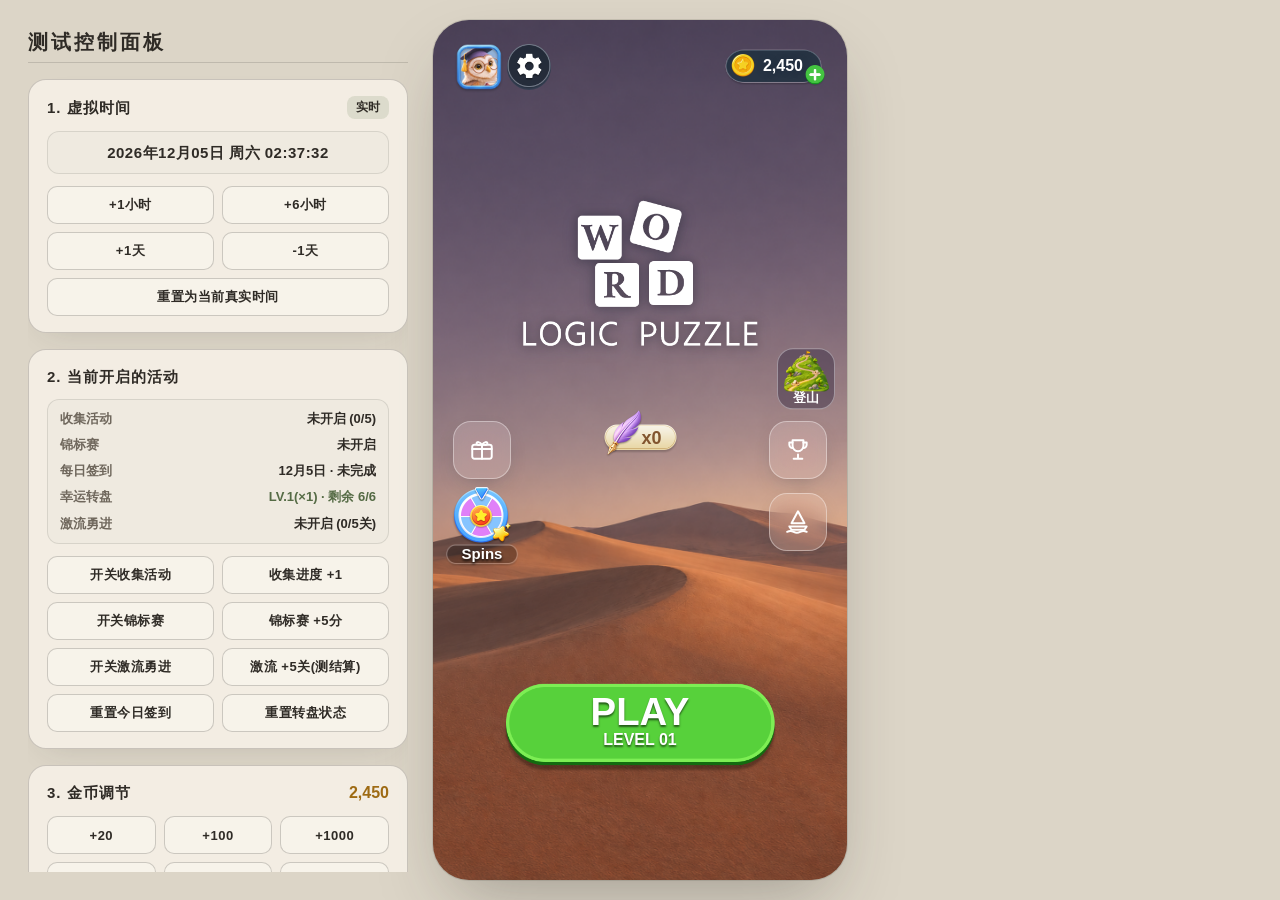
<file: index.html>
<!DOCTYPE html>
<html lang="zh-CN">
<head>
  <meta charset="UTF-8" />
  <meta name="viewport" content="width=device-width, initial-scale=1.0, maximum-scale=1.0, user-scalable=no" />
  <title>Word Logic Puzzle</title>
  <link rel="stylesheet" href="style.css" />
  <link rel="stylesheet" href="mountain.css" />
</head>
<body>
  <!-- 左侧手机屏幕外区域：测试信息与功能面板 -->
  <aside class="debug-panel" id="debug-panel" aria-label="测试信息与调试面板">
    <div class="dbg-title">测试控制面板</div>

    <!-- 1. 虚拟时间（年月日周时间） -->
    <div class="dbg-section">
      <div class="dbg-sec-head">
        <span class="dbg-sec-label">1. 虚拟时间</span>
        <span class="dbg-badge" id="dbg-time-offset-tag">实时</span>
      </div>
      <div class="dbg-time-box" id="dbg-virtual-time">2026年11月09日 周一 09:32:00</div>
      <div class="dbg-btn-grid">
        <button class="dbg-btn" type="button" data-dbg-time="3600000">+1小时</button>
        <button class="dbg-btn" type="button" data-dbg-time="21600000">+6小时</button>
        <button class="dbg-btn" type="button" data-dbg-time="86400000">+1天</button>
        <button class="dbg-btn" type="button" data-dbg-time="-86400000">-1天</button>
        <button class="dbg-btn dbg-btn-span2" type="button" id="dbg-time-reset">重置为当前真实时间</button>
      </div>
    </div>

    <!-- 2. 当前开启的活动 -->
    <div class="dbg-section">
      <div class="dbg-sec-head">
        <span class="dbg-sec-label">2. 当前开启的活动</span>
      </div>
      <div class="dbg-status-list" id="dbg-active-events">
        <div class="dbg-status-row">
          <span class="dbg-status-name">收集活动</span>
          <span class="dbg-status-val" id="dbg-status-collect">未开启</span>
        </div>
        <div class="dbg-status-row">
          <span class="dbg-status-name">锦标赛</span>
          <span class="dbg-status-val" id="dbg-status-tournament">未开启</span>
        </div>
        <div class="dbg-status-row">
          <span class="dbg-status-name">每日签到</span>
          <span class="dbg-status-val" id="dbg-status-daily">未完成</span>
        </div>
        <div class="dbg-status-row">
          <span class="dbg-status-name">幸运转盘</span>
          <span class="dbg-status-val" id="dbg-status-wheel">LV.1 · 6/6</span>
        </div>
        <div class="dbg-status-row">
          <span class="dbg-status-name">激流勇进</span>
          <span class="dbg-status-val" id="dbg-status-rapids">未开启</span>
        </div>
      </div>
      <div class="dbg-btn-grid">
        <button class="dbg-btn" type="button" id="dbg-toggle-collect">开关收集活动</button>
        <button class="dbg-btn" type="button" id="dbg-add-collect">收集进度 +1</button>
        <button class="dbg-btn" type="button" id="dbg-toggle-tournament">开关锦标赛</button>
        <button class="dbg-btn" type="button" id="dbg-add-tournament-pt">锦标赛 +5分</button>
        <button class="dbg-btn" type="button" id="dbg-toggle-rapids">开关激流勇进</button>
        <button class="dbg-btn" type="button" id="dbg-add-rapids">激流 +5关(测结算)</button>
        <button class="dbg-btn" type="button" id="dbg-reset-daily">重置今日签到</button>
        <button class="dbg-btn" type="button" id="dbg-reset-wheel">重置转盘状态</button>
      </div>
    </div>

    <!-- 3. 增加/减少金币 & 数据重置 -->
    <div class="dbg-section">
      <div class="dbg-sec-head">
        <span class="dbg-sec-label">3. 金币调节</span>
        <span class="dbg-coin-val" id="dbg-coin-val">2,450</span>
      </div>
      <div class="dbg-btn-grid dbg-btn-grid-3">
        <button class="dbg-btn" type="button" data-dbg-coin="20">+20</button>
        <button class="dbg-btn" type="button" data-dbg-coin="100">+100</button>
        <button class="dbg-btn" type="button" data-dbg-coin="1000">+1000</button>
        <button class="dbg-btn dbg-btn-minus" type="button" data-dbg-coin="-20">-20</button>
        <button class="dbg-btn dbg-btn-minus" type="button" data-dbg-coin="-100">-100</button>
        <button class="dbg-btn dbg-btn-minus" type="button" data-dbg-coin="-1000">-1000</button>
      </div>
      <button class="dbg-btn dbg-btn-danger" type="button" id="dbg-reset-all">重置所有数据</button>
      <button class="dbg-btn" type="button" id="dbg-mountain-progress">登山进度 +5</button>
      <button class="dbg-btn" type="button" id="dbg-mountain-variant">登山界面：A 版</button>
    </div>
  </aside>

  <!-- 右侧手机屏幕外区域：进入游戏后显示的局内测试按钮 -->
  <aside class="debug-game-panel" id="debug-game-panel" aria-label="局内测试操作面板">
    <div class="dbg-title">局内测试操作</div>
    <div class="dbg-section dbg-game-section">
      <button class="dbg-btn dbg-game-btn dbg-game-btn-primary" type="button" id="dbg-game-win">快速通关</button>
      <button class="dbg-btn dbg-game-btn" type="button" id="dbg-game-fill-word">快速填词</button>
      <button class="dbg-btn dbg-game-btn" type="button" id="dbg-game-bonus-word">发现额外词</button>
      <button class="dbg-btn dbg-game-btn" type="button" id="dbg-game-undo">撤销</button>
    </div>
  </aside>

  <div class="phone-frame">
    <!-- 1. 游戏大厅 -->
    <section id="screen-lobby" class="screen active">
      <header class="lobby-top">
        <div class="lobby-controls">
          <button class="lobby-profile" id="btn-player-profile" type="button" aria-label="个人信息">
            <span class="avatar" id="lobby-avatar"></span>
          </button>
          <button class="lobby-settings" id="btn-lobby-settings" type="button" aria-label="设置">
            <img src="assets/lobby/settings.png" width="78" height="81" alt="" />
          </button>
        </div>
        <div class="lobby-currency" aria-label="金币">
          <img class="lobby-coin" src="assets/lobby/coin.png" width="48" height="49" alt="" />
          <span id="lobby-coins">2,450</span>
          <img class="lobby-coin-plus" src="assets/lobby/plus.png" width="37" height="38" alt="" />
        </div>
      </header>

      <main class="lobby-stage">
        <h1 class="game-logo" id="game-logo" role="button" tabindex="0" aria-label="打开关卡编辑器">
          <img src="assets/lobby/logo.png" width="459" height="297" alt="Word Logic Puzzle" />
        </h1>
        <button class="btn-daily-entry" id="btn-daily-checkin" type="button" aria-label="每日挑战">
          <img class="daily-entry-quill" src="assets/daily/quill.png" width="74" height="96" alt="" />
          <span class="daily-entry-count" aria-hidden="true">x0</span>
          <span class="daily-entry-status" id="daily-entry-status" aria-hidden="true" hidden>已完成</span>
        </button>

        <!-- 大厅左侧挂载：收集活动入口 -->
        <button class="btn-event-entry" id="btn-event-entry" aria-label="收集活动">
          <span class="event-entry-icon" aria-hidden="true">
            <svg class="icon" viewBox="0 0 24 24">
              <rect x="3" y="8" width="18" height="13" rx="2"></rect>
              <path d="M12 8v13M3 12h18"></path>
              <path d="M12 8c-2-3-5-3-5-1s3 1 5 1c2 0 5 1 5-1s-3-2-5 1z"></path>
            </svg>
          </span>
        </button>

        <!-- 大厅左侧挂载（收集活动下方）：转盘入口 -->
        <button class="btn-wheel-entry" id="btn-wheel-entry" aria-label="幸运转盘">
          <img src="assets/wheel/entry.png" width="120" height="118" alt="" />
          <span class="wheel-entry-label" aria-hidden="true">Spins</span>
        </button>

        <!-- 大厅右侧挂载：锦标赛入口 -->
        <button class="btn-tournament-entry" id="btn-tournament-entry" aria-label="锦标赛">
          <span class="tournament-entry-icon" aria-hidden="true">
            <svg class="icon" viewBox="0 0 24 24">
              <path d="M8 21h8M12 17v4"></path>
              <path d="M7 4h10v5a5 5 0 0 1-10 0V4z"></path>
              <path d="M7 6H4v2a3 3 0 0 0 3 3M17 6h3v2a3 3 0 0 1-3 3"></path>
            </svg>
          </span>
        </button>

        <!-- 大厅右侧挂载（锦标赛下方）：激流勇进活动入口 -->
        <button class="btn-rapids-entry" id="btn-rapids-entry" aria-label="激流勇进">
          <span class="rapids-entry-icon" aria-hidden="true">
            <svg class="icon" viewBox="0 0 24 24">
              <path d="M12 3l6 11H6L12 3z"></path>
              <path d="M4 17h16l-2 3H6l-2-3z"></path>
              <path d="M2 22c2-1 4-1 6 0s4 1 6 0 4-1 6 0"></path>
            </svg>
          </span>
        </button>
        <button class="btn-mountain-entry" id="mountain-access" type="button">
          <img src="assets/mountain/bronze.png" alt="" />
          <span>登山</span>
        </button>
      </main>

      <footer class="lobby-bottom">
        <button class="btn-start" id="btn-start-game" type="button">
          <span class="lobby-play-label">PLAY</span>
          <span id="start-level-label">LEVEL 01</span>
          <span class="mountain-badge" hidden></span>
        </button>
      </footer>
    </section>

    <!-- 2. 游戏内界面 -->
    <section id="screen-game" class="screen">
      <header class="game-hud">
        <div class="hud-left-group">
          <button class="btn-icon" id="btn-pause" aria-label="设置"><svg class="icon" viewBox="0 0 24 24"><path d="M4 7h10M18 7h2M4 17h2M10 17h10"/><circle cx="16" cy="7" r="2"/><circle cx="8" cy="17" r="2"/></svg></button>
          <div class="hud-event-icon" id="hud-event-icon" aria-label="收集活动进度">
            <svg class="hud-event-ring" viewBox="0 0 50 50" aria-hidden="true">
              <circle class="hud-event-ring-track" cx="25" cy="25" r="22"></circle>
              <circle class="hud-event-ring-bar" id="hud-event-ring-bar" cx="25" cy="25" r="22"></circle>
            </svg>
            <svg class="icon" viewBox="0 0 24 24" aria-hidden="true">
              <rect x="3" y="8" width="18" height="13" rx="2"></rect>
              <path d="M12 8v13M3 12h18"></path>
              <path d="M12 8c-2-3-5-3-5-1s3 1 5 1c2 0 5 1 5-1s-3-2-5 1z"></path>
            </svg>
          </div>
        </div>
        <div class="game-level-title" id="game-level-id">Level 1</div>
        <div class="currency-pill" id="game-coins-pill">
          <span class="icon-coin"></span>
          <span id="game-coins">2,450</span>
        </div>
      </header>
      <div class="event-hud-toast" id="event-hud-toast"></div>

      <main class="game-play-area">
        <!-- 上方：目标区 -->
        <section class="target-zone">
          <div class="target-words" id="target-words"></div>
          <div class="current-word-bar" id="current-word-bar"></div>
        </section>

        <!-- 下方：棋盘区 (3行4列) -->
        <section class="board-zone">
          <div class="board-container" id="board-container">
            <div class="board-shadow"></div>
            <div class="board-collectibles" id="board-collectibles"></div>
            <svg class="board-lines" id="board-lines"></svg>
            <div class="board-grid" id="board-grid"></div>
          </div>
          <div class="board-tools">
            <button class="btn-bonus" id="btn-bonus-words" aria-label="额外词库">
              <svg class="bonus-ring" viewBox="0 0 54 54" aria-hidden="true">
                <circle class="bonus-ring-track" cx="27" cy="27" r="24"></circle>
                <circle class="bonus-ring-bar" id="bonus-ring-bar" cx="27" cy="27" r="24"></circle>
              </svg>
              <span class="bonus-icon"><svg class="icon" viewBox="0 0 24 24"><path d="M12 7c-1.8-1.3-4-2-7-2v12c3 0 5.2.7 7 2 1.8-1.3 4-2 7-2V5c-3 0-5.2.7-7 2z"/><path d="M12 7v12"/></svg></span>
            </button>
            <button class="btn-hint" id="btn-hint" aria-label="提示"><svg class="icon" viewBox="0 0 24 24"><path d="M9 18h6M10 21h4"/><path d="M12 3a6 6 0 0 0-3.5 10.9c.6.5 1 1.2 1 2V16h5v-.1c0-.8.4-1.5 1-2A6 6 0 0 0 12 3z"/></svg></button>
          </div>
        </section>
      </main>

      <!-- 额外词弹窗 -->
      <div class="modal-overlay" id="modal-bonus">
        <div class="modal-card">
          <div class="modal-title">额外词</div>
          <div class="bonus-words-list" id="bonus-words-list"></div>
          <div class="modal-actions">
            <button class="btn-primary" id="btn-close-bonus">关闭</button>
          </div>
        </div>
      </div>

    </section>

    <!-- 3. 游戏结算界面 -->
    <section id="screen-result" class="screen">
      <div class="result-container">
        <header class="result-logo">
          <img class="result-book" src="assets/result/book.png" width="727" height="351" alt="" />
          <h1><img class="result-title" src="assets/result/wonderful.png" width="351" height="55" alt="Wonderful!" /></h1>
        </header>

        <div class="result-chest-card" id="result-chest-card">
          <p class="result-praise">You did a great job!</p>
          <p class="result-chest-label" id="result-chest-label">关卡宝箱</p>
          <div class="result-chest-bar-row">
            <div class="result-chest-track">
              <div class="result-chest-fill" id="result-chest-fill"></div>
              <span class="result-chest-step" id="result-chest-step">0/5</span>
            </div>
            <img class="result-chest-reward" src="assets/wheel/prize-1.png" width="126" height="109" alt="" />
          </div>
        </div>

        <div class="result-actions">
          <div class="result-reward">
            <img src="assets/lobby/coin.png" width="48" height="49" alt="" />
            <strong>20</strong>
            <span id="result-reward-label">宝箱奖励</span>
          </div>
          <button id="btn-replay" type="button"><span id="result-next-level">Level 2</span><span class="mountain-badge" hidden></span></button>
        </div>
      </div>
    </section>

    <!-- 4. 关卡编辑器 -->
    <section id="screen-editor" class="screen">
      <header class="ed-head">
        <button class="btn-icon" id="ed-back" aria-label="返回"><svg class="icon" viewBox="0 0 24 24"><path d="M15 5l-7 7 7 7"/></svg></button>
        <div class="ed-title">关卡编辑器</div>
        <div class="ed-head-space"></div>
      </header>
      <div class="ed-scroll">
        <div class="ed-card ed-gen">
          <div class="ed-row">
            <label>关卡序号</label>
            <input type="number" id="ed-level-no" min="1" value="1" />
            <label>尺寸</label>
            <select id="ed-size"><option value="3x4">3×4</option><option value="3x5">3×5</option></select>
          </div>
          <div class="ed-profile" id="ed-profile"></div>
          <div class="ed-row ed-btns">
            <button class="btn-primary ed-btn" id="ed-generate">自动生成</button>
            <button class="btn-secondary ed-btn" id="ed-analyze">分析</button>
          </div>
        </div>
        <div class="ed-board" id="ed-board"></div>
        <div class="ed-card ed-cell-edit">
          <label>选中格</label>
          <input type="text" id="ed-letter" maxlength="1" placeholder="字母" autocomplete="off" />
          <label>层数</label>
          <button class="btn-icon ed-step" id="ed-layer-minus" aria-label="减少">−</button>
          <span id="ed-layer-val">1</span>
          <button class="btn-icon ed-step" id="ed-layer-plus" aria-label="增加">+</button>
        </div>
        <div class="ed-card">
          <label>目标词（空格或逗号分隔）</label>
          <input type="text" id="ed-targets" class="ed-wide" autocomplete="off" />
        </div>
        <div class="ed-card ed-report" id="ed-report">点击"自动生成"或"分析"</div>
        <div class="ed-row ed-btns">
          <button class="btn-primary ed-btn" id="ed-play">试玩</button>
          <button class="btn-secondary ed-btn" id="ed-copy">复制 JSON</button>
        </div>
      </div>
    </section>

    <!-- 设置弹窗（大厅与游戏内共用） -->
    <div class="modal-overlay" id="modal-pause">
      <div class="modal-card">
        <div class="modal-title">设置</div>
        <div class="settings-group">
          <div class="setting-row">
            <label>选中配色</label>
            <div class="swatches" id="swatches"></div>
          </div>
        </div>
        <div class="modal-actions">
          <button class="btn-secondary" id="btn-toggle-sound">音效: 开</button>
          <button class="btn-primary" id="btn-resume">继续</button>
          <button class="btn-ghost" id="btn-quit-to-lobby">退出</button>
        </div>
      </div>
    </div>

    <!-- 收集活动弹窗（大厅与游戏内共用） -->
    <div class="modal-overlay" id="modal-event">
      <div class="modal-card event-modal-card">
        <button class="modal-close-btn" id="btn-close-event" aria-label="关闭">×</button>
        <div class="event-banner" id="event-banner">
          <button class="event-theme-nav prev" id="btn-event-prev" aria-label="上一主题">‹</button>
          <div class="event-banner-body">
            <div class="event-banner-tag">COLLECTION EVENT</div>
            <div class="event-banner-title" id="event-theme-title">森林寻宝 · Wood</div>
            <div class="event-banner-item-box" id="event-item-preview">松果木雕</div>
          </div>
          <button class="event-theme-nav next" id="btn-event-next" aria-label="下一主题">›</button>
        </div>
        <div class="event-progress-box">
          <div class="event-progress-top">
            <span class="event-progress-label">收集进度</span>
            <span class="event-progress-val" id="event-progress-text">0 / 5</span>
          </div>
          <div class="event-progress-bar-row">
            <div class="event-progress-track">
              <div class="event-progress-fill" id="event-progress-fill"></div>
            </div>
            <div class="event-reward-tag">
              <span class="icon-coin"></span>
              <span>20</span>
            </div>
          </div>
        </div>
        <div class="modal-actions">
          <button class="btn-primary btn-large" id="btn-event-join">JOIN</button>
        </div>
      </div>
    </div>

    <!-- 锦标赛弹窗 -->
    <div class="modal-overlay" id="modal-tournament">
      <div class="modal-card tournament-modal-card">
        <button class="modal-close-btn" id="btn-close-tournament" aria-label="关闭">×</button>
        <div class="tournament-banner">
          <div class="tournament-banner-tag" id="tournament-timer-text">24:00:00</div>
          <div class="tournament-banner-title">每日锦标赛</div>
          <div class="tournament-rewards-bar">
            <div class="tournament-reward-pill rank-1">
              <span class="t-medal">1</span>
              <span class="icon-coin"></span>
              <span>200</span>
            </div>
            <div class="tournament-reward-pill rank-2">
              <span class="t-medal">2</span>
              <span class="icon-coin"></span>
              <span>100</span>
            </div>
            <div class="tournament-reward-pill rank-3">
              <span class="t-medal">3</span>
              <span class="icon-coin"></span>
              <span>50</span>
            </div>
          </div>
        </div>

        <div class="tournament-leaderboard" id="tournament-leaderboard"></div>

        <div class="modal-actions tournament-actions">
          <button class="btn-primary btn-large" id="btn-tournament-join">JOIN</button>
        </div>
      </div>
    </div>

    <!-- 关卡结束：锦标赛排名变化小动画弹窗 -->
    <div class="modal-overlay" id="modal-tournament-rankup">
      <div class="modal-card tournament-rankup-card">
        <div class="rankup-header">
          <div class="rankup-title">锦标赛排名</div>
        </div>
        <div class="rankup-stage" id="rankup-stage">
          <div class="rankup-list" id="rankup-list"></div>
        </div>
      </div>
    </div>

    <!-- 幸运转盘弹窗 -->
    <div class="modal-overlay" id="modal-wheel">
      <div class="modal-card wheel-modal-card" role="dialog" aria-modal="true" aria-labelledby="wheel-title">
        <div class="wheel-balance" aria-label="金币">
          <img src="assets/lobby/coin.png" width="48" height="49" alt="" />
          <span id="wheel-coins">2,450</span>
        </div>
        <button class="modal-close-btn" id="btn-close-wheel" type="button" aria-label="关闭"></button>
        <header class="wheel-header">
          <h2 id="wheel-title">Lucky Spin</h2>
        </header>

        <div class="wheel-stage">
          <div class="wheel-disc" id="wheel-disc">
            <div class="wheel-sectors" id="wheel-sectors"></div>
          </div>
          <div class="wheel-decoration" aria-hidden="true"></div>
          <div class="wheel-pointer" aria-hidden="true"></div>
          <div class="wheel-upgrade-banner" id="wheel-upgrade-banner">×2</div>
        </div>

        <div class="wheel-actions">
          <p class="wheel-quota-text" id="wheel-quota-text"></p>
          <button class="wheel-spin-btn" id="btn-wheel-spin" type="button">Spin</button>
          <p class="wheel-reward-toast" id="wheel-reward-toast" aria-live="polite"></p>
        </div>
      </div>
    </div>

    <!-- 激流勇进活动弹窗（大厅与结算界面共用） -->
    <div class="modal-overlay" id="modal-rapids">
      <div class="modal-card rapids-modal-card">
        <button class="modal-close-btn" id="btn-close-rapids" aria-label="关闭">×</button>
        <div class="rapids-header">
          <div class="modal-title rapids-title">激流勇进</div>
        </div>

        <div class="rapids-river-stage" id="rapids-river-stage">
          <div class="rapids-bank left" aria-hidden="true"></div>
          <div class="rapids-bank right" aria-hidden="true"></div>
          <div class="rapids-water-flow" id="rapids-water-flow" aria-hidden="true"></div>

          <!-- 前方目标节点轨道（5 / 10 / 25 / 50 / 100 关） -->
          <div class="rapids-nodes-viewport">
            <div class="rapids-nodes-track" id="rapids-nodes-track"></div>
          </div>

          <!-- 原地往前划的小船 -->
          <div class="rapids-boat" id="rapids-boat" aria-label="小船">
            <div class="boat-wake" aria-hidden="true"></div>
            <div class="boat-oar left" aria-hidden="true"></div>
            <div class="boat-oar right" aria-hidden="true"></div>
            <div class="boat-hull">
              <div class="boat-bow"></div>
              <div class="boat-seat"></div>
              <div class="boat-rower"></div>
            </div>
          </div>
        </div>

        <div class="modal-actions">
          <button class="btn-primary btn-large" id="btn-rapids-action">JOIN</button>
        </div>
      </div>
    </div>

    <!-- 个人信息弹窗 -->
    <div class="modal-overlay" id="modal-profile">
      <div class="modal-card profile-modal-card">
        <button class="modal-close-btn" id="btn-close-profile" aria-label="关闭">×</button>
        <div class="modal-title profile-title">个人信息</div>

        <!-- 头像与 ID 编辑区 -->
        <div class="profile-identity-box">
          <div class="profile-top-row">
            <div class="profile-avatar-large" id="profile-avatar-preview"></div>
            <div class="profile-id-field">
              <label for="profile-id-input">玩家 ID</label>
              <input type="text" id="profile-id-input" maxlength="14" placeholder="输入昵称" autocomplete="off" />
            </div>
          </div>
          <div class="profile-avatar-label">选择更换头像</div>
          <div class="profile-avatar-grid" id="profile-avatar-grid"></div>
        </div>

        <!-- 本周数据概览：累计通关数 / 学习新词数 / 复习单词数 -->
        <div class="profile-stats-section">
          <div class="profile-sec-title">本周数据</div>
          <div class="profile-stats-grid">
            <div class="profile-stat-card">
              <span class="profile-stat-val" id="profile-stat-levels">0</span>
              <span class="profile-stat-name">累计通关数</span>
            </div>
            <div class="profile-stat-card">
              <span class="profile-stat-val" id="profile-stat-new">0</span>
              <span class="profile-stat-name">学习新词数</span>
            </div>
            <div class="profile-stat-card">
              <span class="profile-stat-val" id="profile-stat-review">0</span>
              <span class="profile-stat-name">复习单词数</span>
            </div>
          </div>
        </div>

        <!-- 最下方：本周每天学习单词数量柱状图 -->
        <div class="profile-chart-section">
          <div class="profile-sec-head">
            <span class="profile-sec-title">本周每日学习单词</span>
            <span class="profile-chart-sub">目标词 + 额外词</span>
          </div>
          <div class="profile-bar-chart" id="profile-bar-chart"></div>
        </div>
      </div>
    </div>

    <section class="mountain-overlay" id="mountain-progress" role="dialog" aria-modal="true" aria-labelledby="mountain-title" hidden>
      <button type="button" id="mountain-dismiss" aria-label="返回">←</button>
      <button type="button" id="mountain-help" aria-label="活动说明" aria-controls="mountain-rules" aria-expanded="false">?</button>
      <p id="mountain-rules" hidden>每次通关前进 1 点。到达 25%、50%、75% 时播放爬山动画，登顶分别领取 50g、100g、200g。三座山全部登顶后进入无尽山坡，每再通关 25 关奖励 50g。月底按活动累计进度结算，前 3 名分别获得 200g、100g、50g，下月从第一座山重新开始。</p>
      <div class="mountain-scene">
        <header class="mountain-header">
          <h2 id="mountain-title">Summit Race</h2>
          <p id="mountain-clock"></p>
        </header>
        <svg id="mountain-map" viewBox="0 0 1536 1024" preserveAspectRatio="xMidYMid slice" aria-hidden="true">
          <defs>
            <image id="summit-walker" href="assets/mountain/summit-walker.png" x="-54" y="-93" width="108" height="108" />
          </defs>
          <image id="mountain-art" href="assets/mountain/summit-scene.jpg" width="1536" height="1024" />
          <g class="mountain-route" fill="none">
            <path d="M370 838 Q423 790 505 765 Q530 759 558 731 C670 710 632 653 753 615 Q824 590 795 541 C776 507 732 471 811 432 Q955 381 911 343 Q859 304 858 253" />
          </g>
          <g class="mountain-route-marks"></g>
          <g class="mountain-hikers"></g>
          <g id="mountain-climber"><use href="#summit-walker" /></g>
        </svg>
        <p id="mountain-percentile"></p>
        <div id="mountain-reward" role="status" hidden>
          <strong id="mountain-reward-title"></strong>
          <span class="mountain-reward-coins">
            <img src="assets/mountain/icon_coins_1.png" alt="" />
            <span id="mountain-reward-amount"></span>
          </span>
        </div>
      </div>
      <div class="mountain-standings">
        <div class="mountain-status">
          <p id="mountain-settlement" role="status" hidden></p>
        </div>
        <div id="mountain-board">
          <ol id="mountain-leaderboard" tabindex="0" aria-label="模拟对手的积分排行"></ol>
          <div id="mountain-player-row" aria-label="我的排名"></div>
        </div>
        <div id="mountain-camp-summary" hidden>
          <div class="mountain-distance">
            <img src="assets/mountain/score-icon.png" width="44" height="44" alt="" />
            <div>
              <span>已爬距离</span>
              <strong id="mountain-distance"></strong>
            </div>
          </div>
          <p id="mountain-next-distance"></p>
          <progress id="mountain-leg-progress" max="100" aria-label="本段登山进度"></progress>
          <dl class="mountain-camp-stats">
            <div><dt>营地玩家</dt><dd id="mountain-camp-count"></dd></div>
            <div><dt>营地排名</dt><dd id="mountain-camp-ranking"></dd></div>
          </dl>
        </div>
        <button id="mountain-play" type="button">Start</button>
      </div>
    </section>

    <canvas id="fx"></canvas>
  </div>

  <script src="vfx-data.js"></script>
  <script src="mountain.js"></script>
  <script src="app.js"></script>
  <script src="tools/words.js"></script>
  <script src="tools/levelgen.js"></script>
  <script src="editor.js"></script>
</body>
</html>
</file>
<file: style.css>
/* ============================================================
   Zen Design System
   - 色彩：暖纸底 / 墨色文字 / 苔绿点缀 / 赭红提示
   - 形态：统一圆角 (--r-sm/md/lg)、1px 细线、无渐变、无强发光
   - 图标：统一 1.6px 线性 SVG（currentColor）
   - 动效：缓入缓出，克制
   ============================================================ */
* {
  box-sizing: border-box;
  margin: 0;
  padding: 0;
  user-select: none;
  -webkit-user-select: none;
  -webkit-tap-highlight-color: transparent;
}

:root {
  /* 色板 */
  --paper: #efeae0;
  --paper-2: #e6dfd2;
  --card: #f7f3ea;
  --ink: #2f2b26;
  --ink-soft: #6f675c;
  --ink-faint: #a69d8f;
  --line: rgba(47, 43, 38, 0.12);
  --line-strong: rgba(47, 43, 38, 0.22);
  --stone: #3b3731;          /* 棋盘底 */
  --stone-2: #2f2b26;
  --moss: #7c8f6b;           /* 成功 / 主点缀 */
  --moss-soft: rgba(124, 143, 107, 0.16);
  --clay: #b5654a;           /* 错误 */
  --clay-soft: rgba(181, 101, 74, 0.14);
  --sand: #b99a5b;           /* 提示 / 奖励 */
  --sand-soft: rgba(185, 154, 91, 0.16);

  /* 形态 */
  --r-sm: 10px;
  --r-md: 16px;
  --r-lg: 24px;
  --shadow-soft: 0 10px 30px -12px rgba(47, 43, 38, 0.28);
  --ease: cubic-bezier(0.4, 0, 0.2, 1);

  --font-sans: -apple-system, BlinkMacSystemFont, "PingFang SC", "Helvetica Neue", "Segoe UI", sans-serif;
  --font-serif: "Songti SC", "Noto Serif SC", "Times New Roman", Georgia, serif;
}

body {
  background: #dcd5c7;
  color: var(--ink);
  font-family: var(--font-sans);
  height: 100dvh;
  display: flex;
  align-items: center;
  justify-content: center;
  overflow: hidden;
  touch-action: none;
}

/* 手机容器 */
.phone-frame {
  position: relative;
  width: 100%;
  max-width: 414px;
  height: 100dvh;
  max-height: 860px;
  background: var(--paper);
  border-radius: 36px;
  box-shadow: 0 30px 70px -20px rgba(47, 43, 38, 0.35), 0 0 0 1px var(--line);
  overflow: hidden;
}

@media (max-width: 440px) {
  .phone-frame {
    max-width: 100%;
    max-height: 100dvh;
    border-radius: 0;
    box-shadow: none;
  }
}

/* 屏幕切换层 */
.screen {
  position: absolute;
  inset: 0;
  display: flex;
  flex-direction: column;
  justify-content: space-between;
  padding: 20px 20px 24px;
  opacity: 0;
  pointer-events: none;
  transform: translateY(6px);
  transition: opacity 0.4s var(--ease), transform 0.4s var(--ease);
}

.screen.active {
  opacity: 1;
  pointer-events: auto;
  transform: translateY(0);
}

/* ============ 按钮 ============ */
button {
  font-family: inherit;
  border: none;
  outline: none;
  cursor: pointer;
  transition: transform 0.2s var(--ease), background 0.2s var(--ease), border-color 0.2s var(--ease), color 0.2s var(--ease), opacity 0.2s var(--ease);
}

button:active {
  transform: scale(0.97);
}

/* 主按钮：墨色实心 */
.btn-primary {
  background: var(--ink);
  color: var(--paper);
  font-weight: 500;
  font-size: 15px;
  letter-spacing: 3px;
  padding: 14px 28px;
  border-radius: var(--r-md);
  box-shadow: var(--shadow-soft);
}

/* 次按钮：细线描边 */
.btn-secondary {
  background: transparent;
  color: var(--ink);
  font-weight: 500;
  font-size: 14px;
  letter-spacing: 2px;
  padding: 13px 24px;
  border-radius: var(--r-md);
  border: 1px solid var(--line-strong);
}

/* 幽灵按钮：纯文字 */
.btn-ghost {
  background: transparent;
  color: var(--ink-soft);
  font-weight: 500;
  font-size: 14px;
  letter-spacing: 2px;
  padding: 12px 24px;
  border-radius: var(--r-md);
}

.btn-large {
  width: 100%;
  padding: 16px 24px;
  font-size: 16px;
}

/* 图标按钮 */
.btn-icon {
  width: 42px;
  height: 42px;
  border-radius: 50%;
  background: transparent;
  border: 1px solid var(--line-strong);
  color: var(--ink);
  display: flex;
  align-items: center;
  justify-content: center;
}

/* ============ 图标 ============ */
.icon {
  width: 20px;
  height: 20px;
  fill: none;
  stroke: currentColor;
  stroke-width: 1.6;
  stroke-linecap: round;
  stroke-linejoin: round;
  flex-shrink: 0;
}

.icon-coin {
  display: inline-block;
  width: 14px;
  height: 14px;
  border-radius: 50%;
  border: 1.5px solid var(--sand);
  position: relative;
  flex-shrink: 0;
}

.icon-coin::after {
  content: "";
  position: absolute;
  inset: 3px;
  border-radius: 50%;
  background: var(--sand);
}

/* ============ 胶囊 / 面板通用 ============ */
.currency-pill {
  background: transparent;
  border: 1px solid var(--line-strong);
  color: var(--ink);
}

/* ==================== 1. 游戏大厅 ==================== */
.lobby-top {
  display: flex;
  align-items: center;
  justify-content: space-between;
  gap: 8px;
}

.lobby-controls {
  display: flex;
  align-items: center;
  gap: 6px;
}

.lobby-settings,
.lobby-profile {
  position: relative;
  display: grid;
  place-items: center;
  width: clamp(36px, 10vw, 44px);
  aspect-ratio: 1;
  border-radius: 50%;
  background: rgba(15, 55, 73, 0.42);
}

.lobby-settings img {
  width: 100%;
  height: 100%;
  object-fit: contain;
}

.lobby-profile {
  border-radius: 12px;
  background: none;
}

.lobby-profile::after {
  content: "";
  position: absolute;
  inset: -18%;
  background: url("assets/lobby/avatar-frame.png") center / contain no-repeat;
  pointer-events: none;
}

.lobby-profile .avatar {
  width: 92%;
  height: 92%;
  border: 0;
  border-radius: 25%;
}

.lobby-currency {
  position: relative;
  isolation: isolate;
  display: flex;
  align-items: center;
  justify-content: center;
  gap: 8px;
  min-width: 90px;
  height: 38px;
  padding: 0 20px 2px 7px;
  background: url("assets/lobby/coin-frame.png") center / 100% 100% no-repeat;
  color: #fff;
  font-size: 16px;
  font-weight: 750;
  font-variant-numeric: tabular-nums;
}

.lobby-currency::before {
  content: "";
  position: absolute;
  z-index: -1;
  inset: 2px 2px 4px;
  border-radius: 20px;
  background: rgba(15, 55, 73, 0.42);
}

.lobby-coin {
  width: 24px;
  height: auto;
}

.lobby-coin-plus {
  position: absolute;
  right: -2px;
  bottom: 0;
  width: 20px;
  height: auto;
}

.avatar {
  width: 32px;
  height: 32px;
  border-radius: 50%;
  background: var(--paper-2);
  border: 1px solid var(--line-strong);
  position: relative;
}

.avatar::after {
  content: "";
  position: absolute;
  inset: 9px;
  border-radius: 50%;
  background: var(--ink-faint);
}

.currency-pill {
  display: flex;
  align-items: center;
  gap: 8px;
  padding: 8px 14px;
  border-radius: 20px;
  font-size: 13px;
  font-weight: 500;
  letter-spacing: 0.5px;
  font-variant-numeric: tabular-nums;
}

.lobby-stage {
  flex: 1;
  display: flex;
  align-items: center;
  justify-content: center;
}

.game-logo {
  position: absolute;
  top: 18%;
  left: 19.5%;
  width: 61%;
  height: 23%;
  cursor: pointer;
}

.game-logo img {
  display: block;
  width: 100%;
  height: 100%;
  object-fit: contain;
  filter: drop-shadow(0 3px 7px rgba(20, 35, 55, 0.25));
}

#screen-lobby .lobby-bottom {
  position: absolute;
  inset: auto 0 12.5%;
  display: flex;
  justify-content: center;
}

#screen-lobby .btn-start {
  display: flex;
  flex-direction: column;
  justify-content: center;
  align-items: center;
  width: 66%;
  aspect-ratio: 491 / 165;
  padding-bottom: 3%;
  background: url("assets/lobby/play.png") center / contain no-repeat;
  color: #fff;
  font-size: clamp(13px, 3.7vw, 16px);
  font-weight: 850;
  line-height: 1;
  text-shadow: 0 2px 2px #245d18;
}

.lobby-play-label {
  font-size: 2.4em;
}

#screen-lobby :is(button, .game-logo):focus-visible {
  outline: 2px solid #fff;
  outline-offset: 2px;
}

/* ==================== 2. 游戏内界面 ==================== */
.game-hud {
  position: relative;
  display: flex;
  align-items: center;
  justify-content: space-between;
  gap: 12px;
}

.game-level-title {
  position: absolute;
  left: 50%;
  transform: translateX(-50%);
  font-family: var(--font-serif);
  font-size: 17px;
  font-weight: 400;
  letter-spacing: 4px;
  color: var(--ink);
  pointer-events: none;
}

.game-play-area {
  flex: 1;
  display: flex;
  flex-direction: column;
  gap: 16px;
  margin-top: 16px;
  min-height: 0;
}

/* 上方：目标区 */
.target-zone {
  flex: 1;
  padding: 12px 16px 8px;
  display: flex;
  flex-direction: column;
  align-items: center;
  justify-content: space-between;
}

.target-words {
  display: grid;
  grid-template-columns: 1fr;
  justify-items: center;
  align-items: center;
  gap: 10px 28px;
  margin: auto 0;
}

.target-words.two-cols {
  grid-auto-flow: column;
  grid-template-columns: repeat(2, auto);
  justify-items: start;
}

.target-word {
  display: flex;
  gap: 3px;
  transition: opacity 0.4s var(--ease);
}

.target-slot {
  width: 30px;
  height: 32px;
  border-radius: 8px;
  background: transparent;
  border: 1px solid var(--line-strong);
  display: flex;
  align-items: center;
  justify-content: center;
  font-size: 15px;
  font-weight: 500;
  color: transparent;
  user-select: none;
  transition: all 0.3s var(--ease);
}

.target-slot.hinted {
  color: var(--sand);
  border-color: var(--sand);
  background: var(--sand-soft);
  animation: slotPop 0.4s var(--ease);
}

.target-word.solved .target-slot,
.target-slot.filled {
  background: var(--moss);
  border-color: var(--moss);
  color: #fff;
  animation: slotPop 0.4s var(--ease);
}

@keyframes slotPop {
  0% { transform: scale(0.88); }
  55% { transform: scale(1.08); }
  100% { transform: scale(1); }
}

.current-word-bar {
  min-height: 38px;
  padding: 6px 22px;
  border-radius: 19px;
  background: transparent;
  border: 1px solid var(--line-strong);
  color: var(--ink);
  font-size: 17px;
  font-weight: 500;
  letter-spacing: 4px;
  display: flex;
  align-items: center;
  justify-content: center;
  opacity: 0;
  transform: translateY(4px);
  transition: opacity 0.25s var(--ease), transform 0.25s var(--ease), background 0.25s var(--ease), border-color 0.25s var(--ease);
}

.current-word-bar.visible {
  opacity: 1;
  transform: translateY(0);
}

.current-word-bar.valid {
  background: var(--moss-soft);
  border-color: var(--moss);
}

.current-word-bar.invalid {
  background: var(--clay-soft);
  border-color: var(--clay);
  animation: shake 0.3s var(--ease);
}

@keyframes shake {
  0%, 100% { transform: translateX(0); }
  25% { transform: translateX(-5px); }
  75% { transform: translateX(5px); }
}

/* 下方：棋盘区 (3行4列) */
.board-zone {
  flex: 1.15;
  padding: 12px 26px 24px;
  display: flex;
  flex-direction: column;
  align-items: center;
  justify-content: center;
  gap: 18px;
}

.board-tools {
  position: relative;
  display: flex;
  align-items: center;
  justify-content: center;
  width: 100%;
  min-height: 50px;
}

/* 工具按钮：与 btn-icon 同一语言，圆形细线 */
.btn-bonus,
.btn-hint {
  background: transparent;
  border: 1px solid var(--line-strong);
  color: var(--ink);
  display: flex;
  align-items: center;
  justify-content: center;
  border-radius: 50%;
}

.btn-bonus {
  position: absolute;
  left: 0;
  width: 54px;
  height: 54px;
  border: none;
}

.btn-bonus .bonus-icon {
  display: flex;
}

.btn-hint {
  width: 50px;
  height: 50px;
}

.btn-hint:active { background: var(--sand-soft); }

.bonus-ring {
  position: absolute;
  inset: -3.5px;
  width: calc(100% + 7px);
  height: calc(100% + 7px);
  transform: rotate(-90deg);
  pointer-events: none;
  overflow: visible;
}

.bonus-ring-track {
  fill: none;
  stroke: var(--line-strong);
  stroke-width: 1.5;
}

.bonus-ring-bar {
  fill: none;
  stroke: var(--moss);
  stroke-width: 2;
  stroke-linecap: round;
  stroke-dasharray: 150.8;
  stroke-dashoffset: 150.8;
  transition: stroke-dashoffset 0.5s var(--ease), stroke 0.3s ease;
}

.bonus-ring-bar.full {
  stroke: var(--sand);
}

.btn-bonus.pop {
  animation: slotPop 0.4s var(--ease);
}

.bonus-badge {
  position: absolute;
  top: -3px;
  right: -3px;
  min-width: 19px;
  height: 19px;
  padding: 0 5px;
  border-radius: 10px;
  background: var(--ink);
  color: var(--paper);
  font-size: 10px;
  font-weight: 500;
  display: flex;
  align-items: center;
  justify-content: center;
}

.bonus-words-list {
  width: 100%;
  min-height: 110px;
  max-height: 240px;
  overflow-y: auto;
  background: transparent;
  border: 1px solid var(--line);
  border-radius: var(--r-md);
  padding: 14px;
  display: flex;
  flex-wrap: wrap;
  align-content: flex-start;
  gap: 8px;
}

.bonus-word-chip {
  padding: 5px 12px;
  border-radius: 14px;
  background: var(--moss-soft);
  border: 1px solid transparent;
  color: var(--ink);
  font-size: 13px;
  font-weight: 500;
  letter-spacing: 2px;
}

.bonus-empty {
  width: 100%;
  height: 82px;
  display: flex;
  align-items: center;
  justify-content: center;
  color: var(--ink-faint);
  font-size: 13px;
  letter-spacing: 2px;
}

.board-container {
  position: relative;
  padding: 16px;
  border-radius: var(--r-lg);
  background: var(--stone);
  box-shadow: 0 24px 44px -20px rgba(47, 43, 38, 0.55);
  display: flex;
  align-items: center;
  justify-content: center;
}

.board-shadow {
  display: none;
}

/* 碎块粒子画布：铺满手机屏幕容器，超出手机屏幕范围自动裁切 */
#fx {
  position: absolute;
  inset: 0;
  width: 100%;
  height: 100%;
  pointer-events: none;
  z-index: 15;
}

.board-lines {
  position: absolute;
  inset: 0;
  width: 100%;
  height: 100%;
  pointer-events: none;
  z-index: 1;
  overflow: visible;
}

.flying-dandelion {
  position: absolute;
  width: 42px;
  height: 42px;
  margin-left: -21px;
  margin-top: -21px;
  pointer-events: none;
  z-index: 48;
  filter: drop-shadow(0 0 4px rgba(185, 154, 91, 0.7)) drop-shadow(0 1px 3px rgba(47, 43, 38, 0.3));
  will-change: transform, opacity;
}

.dandelion-spore {
  position: absolute;
  width: 6px;
  height: 6px;
  margin-left: -3px;
  margin-top: -3px;
  border-radius: 50%;
  background: radial-gradient(circle, #ffffff 0%, #ffe89e 65%, rgba(255, 232, 158, 0) 100%);
  box-shadow: 0 0 6px rgba(255, 240, 180, 0.8);
  pointer-events: none;
  z-index: 47;
  transition: transform 0.55s cubic-bezier(0.22, 1, 0.36, 1), opacity 0.55s ease;
}

.board-grid {
  position: relative;
  z-index: 2;
  display: grid;
  grid-template-columns: repeat(4, auto);
  gap: 7px;
  touch-action: none;
}

.cell {
  position: relative;
  width: 66px;
  height: 66px;
}

/* ── 棋子：三层共用同一圆角方形轮廓（r=22.27%） ── */
.tile {
  position: absolute;
  inset: 0;
  transform-origin: 50% 50%;
  will-change: transform;
  transition: opacity 0.1s linear;
  touch-action: none;
  cursor: pointer;
  -webkit-tap-highlight-color: transparent;
  user-select: none;
}

.layer {
  position: absolute;
  inset: 0;
  pointer-events: none;
  border-radius: 22.27%;
}

.layer.set {
  inset: auto;
  left: 50%;
  top: 50%;
  width: 0;
  height: 0;
  border-radius: 0;
  background-color: transparent;
  background-repeat: no-repeat;
  background-position: center;
  background-size: 100% 100%;
  display: none;
}

.letter,
.usage {
  position: absolute;
  left: 50%;
  top: 50%;
  font-family: "Inter", "Helvetica Neue", "Arial Black", system-ui, sans-serif;
  font-weight: 900;
  line-height: 1;
  pointer-events: none;
  font-variant-numeric: tabular-nums;
  white-space: nowrap;
}

.letter {
  font-size: 46px;
  letter-spacing: -1px;
}

.usage {
  font-size: 14px;
  opacity: 0.9;
}

.flying-letter {
  position: absolute;
  z-index: 50;
  width: 32px;
  height: 32px;
  margin-left: -16px;
  margin-top: -16px;
  border-radius: 8px;
  background: var(--moss);
  color: #fff;
  font-size: 15px;
  font-weight: 500;
  display: flex;
  align-items: center;
  justify-content: center;
  pointer-events: none;
  transition: transform 0.45s var(--ease), opacity 0.45s ease;
}

/* ============ 弹窗 ============ */
.modal-overlay {
  position: absolute;
  inset: 0;
  z-index: 20;
  background: rgba(239, 234, 224, 0.72);
  backdrop-filter: blur(10px);
  -webkit-backdrop-filter: blur(10px);
  display: flex;
  align-items: center;
  justify-content: center;
  opacity: 0;
  pointer-events: none;
  transition: opacity 0.3s var(--ease);
}

.modal-overlay.active {
  opacity: 1;
  pointer-events: auto;
}

.modal-card {
  width: 82%;
  background: var(--card);
  border: 1px solid var(--line);
  border-radius: var(--r-lg);
  padding: 30px 22px 22px;
  display: flex;
  flex-direction: column;
  align-items: center;
  gap: 22px;
  box-shadow: var(--shadow-soft);
  transform: translateY(8px);
  transition: transform 0.3s var(--ease);
}

.modal-overlay.active .modal-card {
  transform: translateY(0);
}

.modal-title {
  font-family: var(--font-serif);
  font-size: 18px;
  font-weight: 400;
  letter-spacing: 6px;
  text-indent: 6px;
}

.modal-title::after {
  content: "";
  display: block;
  width: 20px;
  height: 1px;
  margin: 12px auto 0;
  background: var(--ink-faint);
}

.settings-group {
  width: 100%;
  display: flex;
  flex-direction: column;
  gap: 16px;
  padding: 0 2px;
}

.setting-row {
  display: flex;
  flex-direction: column;
  gap: 8px;
}

.setting-row label,
.setting-label {
  font-size: 12px;
  font-weight: 500;
  color: var(--ink-soft);
  letter-spacing: 2px;
}

.setting-row select {
  width: 100%;
  background: transparent;
  color: var(--ink);
  border: 1px solid var(--line-strong);
  border-radius: var(--r-sm);
  padding: 9px 12px;
  font-family: inherit;
  font-size: 13px;
  cursor: pointer;
  outline: none;
}

.swatches {
  display: flex;
  flex-wrap: wrap;
  gap: 10px;
}

.sw {
  width: 26px;
  height: 26px;
  border-radius: 50%;
  border: 1px solid var(--line-strong);
  cursor: pointer;
  position: relative;
}

.sw.on {
  box-shadow: 0 0 0 2px var(--card), 0 0 0 3px var(--ink);
}

.modal-actions {
  width: 100%;
  display: flex;
  flex-direction: column;
  gap: 8px;
}

/* ==================== 3. 游戏结算界面 ==================== */
#screen-result {
  justify-content: flex-start;
  padding: clamp(12px, 5dvh, 44px) 0 16px;
  overflow-y: auto;
  backdrop-filter: blur(3px);
  color: #fff;
}

.result-container {
  display: grid;
  justify-items: center;
  width: 100%;
}

.result-logo {
  display: grid;
  justify-items: center;
  width: 100%;
  margin-bottom: clamp(14px, 4.2dvh, 36px);
}

.result-book {
  display: block;
  width: 100%;
  height: min(27dvh, 200px);
  object-fit: contain;
}

.result-logo h1 {
  width: 48%;
  line-height: 0;
}

.result-title {
  width: 100%;
  height: auto;
}

.result-actions {
  display: grid;
  gap: clamp(10px, 2dvh, 18px);
  width: 66%;
  margin-top: clamp(14px, 4.5dvh, 38px);
}

.result-reward,
#btn-replay {
  display: flex;
  align-items: center;
  justify-content: center;
  width: 100%;
  height: clamp(48px, 9dvh, 78px);
  color: #fff;
  font-size: clamp(22px, 4.1dvh, 34px);
  font-weight: 850;
  text-shadow: 0 2px 2px #48371c85;
}

.result-reward {
  gap: 7px;
  border: 3px solid #ff9c26;
  border-radius: 999px;
  background: linear-gradient(#ff8c13, #e66106);
  box-shadow: 0 4px 0 #9b3900, 0 7px 10px #44200e55;
}

.result-reward img {
  width: 1.1em;
  height: auto;
}

#result-reward-label {
  font-size: 12px;
}

#btn-replay {
  height: auto;
  aspect-ratio: 491 / 165;
  padding-bottom: 2%;
  background: url("assets/lobby/play.png") center / contain no-repeat;
}

#btn-replay:focus-visible {
  outline: 2px solid #fff;
  outline-offset: 2px;
}

.flying-letter.flying-bonus {
  width: 14px;
  height: 14px;
  margin-left: -7px;
  margin-top: -7px;
  border-radius: 50%;
  background: var(--sand);
}

/* ============================================================
   景观背景 + 毛玻璃
   ============================================================ */
.phone-frame {
  background: #4b4056 url("assets/lobby/background.png") center / cover no-repeat;
}

/* 背景上的文字与线条改为浅色；弹窗保持纸色卡片 */
.screen {
  --ink: #ffffff;
  --ink-soft: rgba(255, 255, 255, 0.78);
  --ink-faint: rgba(255, 255, 255, 0.55);
  --line: rgba(255, 255, 255, 0.28);
  --line-strong: rgba(255, 255, 255, 0.45);
  --glass-bg: rgba(255, 255, 255, 0.16);
  --glass-border: rgba(255, 255, 255, 0.38);
  text-shadow: 0 1px 6px rgba(20, 35, 55, 0.35);
}

.modal-overlay {
  --ink: #2f2b26;
  --ink-soft: #6f675c;
  --ink-faint: #a69d8f;
  --line: rgba(47, 43, 38, 0.12);
  --line-strong: rgba(47, 43, 38, 0.22);
  text-shadow: none;
}

.glass,
.currency-pill,
.btn-icon,
.btn-bonus,
.btn-hint,
.current-word-bar,
.board-container,
.target-slot {
  background: var(--glass-bg);
  border: 1px solid var(--glass-border);
  backdrop-filter: blur(14px) saturate(1.3);
  -webkit-backdrop-filter: blur(14px) saturate(1.3);
  box-shadow: 0 8px 24px -12px rgba(20, 35, 55, 0.45);
}

.board-container {
  border-radius: var(--r-lg);
}

.target-slot {
  box-shadow: none;
}

.target-slot.hinted {
  background: rgba(185, 154, 91, 0.45);
  border-color: #f0d9a0;
  color: #fff;
}

.target-word.solved .target-slot,
.target-slot.filled {
  background: rgba(124, 143, 107, 0.85);
  border-color: rgba(255, 255, 255, 0.5);
}

.current-word-bar.valid { background: rgba(124, 143, 107, 0.55); border-color: rgba(255, 255, 255, 0.6); }
.current-word-bar.invalid { background: rgba(181, 101, 74, 0.5); border-color: rgba(255, 255, 255, 0.6); }

.btn-bonus { border-color: transparent; }
.bonus-ring-track { stroke: rgba(255, 255, 255, 0.4); }

.screen .btn-primary {
  background: rgba(255, 255, 255, 0.88);
  color: #2f2b26;
  text-shadow: none;
}

.modal-overlay .btn-primary {
  background: var(--ink);
  color: var(--paper);
}

.exp-bar { background: rgba(255, 255, 255, 0.3); }
.avatar { background: rgba(255, 255, 255, 0.25); }
.bonus-badge { background: #fff; color: #2f2b26; text-shadow: none; }
.modal-overlay { background: rgba(30, 45, 65, 0.35); }

/* ============================================================
   字体 / 字号 / 比例规范（8px 基准）
   字号阶梯：11 说明 · 13 辅助 · 15 正文/按钮 · 18 强调 · 22 标题
   控件尺寸：图标按钮 44 · 工具按钮 56 · 胶囊高 36 · 主按钮高 52
   间距：8 / 16 / 24
   ============================================================ */
:root {
  --fs-xs: 11px;
  --fs-sm: 13px;
  --fs-md: 15px;
  --fs-lg: 18px;
  --fs-xl: 22px;
}

body { font-size: var(--fs-md); line-height: 1.4; -webkit-font-smoothing: antialiased; }

.screen { padding: 24px 24px 32px; }

/* 顶栏 */
.btn-icon { width: 44px; height: 44px; }
.btn-icon .icon { width: 20px; height: 20px; }
.currency-pill { height: 36px; padding: 0 16px; font-size: var(--fs-sm); }
.avatar { width: 32px; height: 32px; }
.player-level { font-size: var(--fs-sm); }
.game-level-title { font-size: var(--fs-lg); letter-spacing: 5px; text-indent: 5px; }

/* 按钮 */
.btn-primary { font-size: var(--fs-md); height: 52px; padding: 0 32px; letter-spacing: 4px; }
.btn-secondary, .btn-ghost { font-size: var(--fs-md); height: 48px; padding: 0 24px; letter-spacing: 3px; }
.btn-large { height: 56px; font-size: var(--fs-md); }

/* 游戏区纵向节奏：固定底部棋盘与道具位置，上方目标区自适应剩余高度 */
.game-play-area { flex: 1 1 0; min-height: 0; gap: 12px; margin-top: 14px; justify-content: space-between; }
.target-zone { flex: 1 1 0; min-height: 0; overflow: hidden; padding: 4px 8px 0; gap: 10px; }
.target-words { gap: 14px 28px; min-height: 0; align-content: center; }
.target-word { gap: 4px; }
.target-slot { width: 34px; height: 38px; border-radius: 10px; font-size: var(--fs-lg); font-weight: 500; letter-spacing: 0; }
.current-word-bar { flex: 0 0 auto; min-height: 44px; padding: 0 28px; border-radius: 22px; font-size: var(--fs-lg); letter-spacing: 6px; text-indent: 6px; }

/* 棋盘与工具：固定高度与位置，不随上方目标数量下移 */
.board-zone { flex: 0 0 auto; padding: 0 20px 4px; gap: 20px; }
.board-container { height: 244px; padding: 16px; border-radius: 28px; }
.board-tools { flex: 0 0 auto; min-height: 56px; }
.btn-bonus { width: 56px; height: 56px; }
.btn-hint { width: 56px; height: 56px; }
.btn-bonus .icon, .btn-hint .icon { width: 22px; height: 22px; }
.bonus-badge { min-width: 20px; height: 20px; font-size: var(--fs-xs); font-weight: 600; }

/* 弹窗 */
.modal-card { width: 84%; padding: 32px 24px 24px; gap: 24px; border-radius: 28px; }
.modal-title { font-size: var(--fs-xl); }
.setting-row label { font-size: var(--fs-sm); }
.setting-row select { height: 40px; font-size: var(--fs-sm); }
.sw { width: 28px; height: 28px; }
.bonus-word-chip { font-size: var(--fs-sm); padding: 6px 14px; }
.bonus-empty { font-size: var(--fs-sm); }

/* 结算 */
.result-container { gap: 32px; }

/* 字母格清晰度：取消继承的文字阴影 */
.tile, .letter, .usage, .target-slot, .flying-letter { text-shadow: none; }
.letter { -webkit-font-smoothing: antialiased; text-rendering: geometricPrecision; }

/* 玻璃格子：描边更亮、轮廓更清晰 */
.target-slot {
  background: rgba(255, 255, 255, 0.22);
  border: 1.5px solid rgba(255, 255, 255, 0.9);
  box-shadow:
    inset 0 0 8px rgba(255, 255, 255, 0.25),
    0 0 0 1px rgba(25, 40, 60, 0.18),
    0 4px 12px -4px rgba(25, 40, 60, 0.45);
}
.board-container {
  border: 1.5px solid rgba(255, 255, 255, 0.7);
  background: rgba(255, 255, 255, 0.18);
}
.target-slot.hinted { border-color: #f6dfa6; }
.target-word.solved .target-slot, .target-slot.filled { border-color: rgba(255, 255, 255, 0.9); }

/* 边缘变薄：1px 亮边，去掉外圈叠加 */
.target-slot {
  border: 1px solid rgba(255, 255, 255, 0.85);
  box-shadow: 0 3px 10px -4px rgba(25, 40, 60, 0.4);
}
.board-container { border: 1px solid rgba(255, 255, 255, 0.6); }

/* ============ 字体加大加粗 ============ */
:root {
  --fs-xs: 12px;
  --fs-sm: 15px;
  --fs-md: 17px;
  --fs-lg: 21px;
  --fs-xl: 26px;
}
body { font-weight: 500; }

.player-level, .currency-pill { font-weight: 600; }
.game-level-title { font-size: 22px; font-weight: 700; letter-spacing: 4px; text-indent: 4px; }
.btn-primary, .btn-secondary, .btn-ghost { font-weight: 600; }
.target-slot { width: 36px; height: 40px; font-size: 22px; font-weight: 700; }
.current-word-bar { min-height: 48px; font-size: 24px; font-weight: 700; }
.bonus-badge { font-weight: 700; }
.modal-title { font-size: var(--fs-xl); font-weight: 700; }
.setting-row label { font-weight: 600; }
.setting-row select { font-size: var(--fs-sm); font-weight: 500; }
.bonus-word-chip { font-weight: 700; }
.icon { stroke-width: 1.8; }

/* ============ 第二次放大：UI 字体与控件 ============ */
:root {
  --fs-xs: 14px;
  --fs-sm: 17px;
  --fs-md: 20px;
  --fs-lg: 24px;
  --fs-xl: 30px;
}

.currency-pill { height: 42px; font-size: 18px; padding: 0 18px; gap: 10px; }
.icon-coin { width: 18px; height: 18px; }
.icon-coin::after { inset: 4px; }
.avatar { width: 38px; height: 38px; }
.btn-icon { width: 50px; height: 50px; }
.btn-icon .icon { width: 24px; height: 24px; }
.game-level-title { font-size: 26px; }

.btn-primary { font-size: 20px; height: 58px; }
.btn-secondary, .btn-ghost { font-size: 18px; height: 52px; }
.btn-large { height: 62px; font-size: 20px; }

.target-slot { width: 40px; height: 44px; font-size: 26px; border-radius: 11px; }
.current-word-bar { min-height: 54px; font-size: 28px; border-radius: 27px; }

.btn-bonus, .btn-hint { width: 62px; height: 62px; }
.board-tools { min-height: 62px; }
.btn-bonus .icon, .btn-hint .icon { width: 26px; height: 26px; }
.bonus-badge { min-width: 24px; height: 24px; font-size: 14px; border-radius: 12px; }

.setting-row label { font-size: 16px; }
.setting-row select { height: 46px; font-size: 17px; }
.sw { width: 32px; height: 32px; }
.bonus-word-chip { font-size: 17px; padding: 7px 16px; }
.bonus-empty { font-size: 16px; }

/* 连接预览：底图收紧 */
.current-word-bar {
  min-height: 42px;
  padding: 0 14px;
  border-radius: 21px;
  letter-spacing: 3px;
  text-indent: 3px;
  line-height: 1;
}

/* ============ 每日签到入口与 3×5 棋盘适配 ============ */
.btn-daily-entry {
  position: absolute;
  top: 46%;
  display: inline-flex;
  align-items: center;
  justify-content: center;
  width: 77px;
  height: 44px;
  padding-left: 23px;
  border-radius: 32px;
  background: url("assets/daily/frame.png") center / 77px 31.5px no-repeat;
  color: #82552f;
  transition: transform 0.15s var(--ease);
}

.btn-daily-entry:active {
  transform: scale(0.96);
}

.daily-entry-quill {
  position: absolute;
  top: calc(50% - 27.75px);
  left: 4.5px;
  width: 37px;
  height: 48px;
}

.daily-entry-count {
  font-size: 18px;
  font-weight: 800;
  line-height: 1;
}

.daily-entry-status {
  position: absolute;
  top: 100%;
  left: 0;
  right: 0;
  color: #fff;
  font-size: 14px;
  font-weight: 600;
  text-shadow: 0 1px 3px #2f2b26;
}

/* 每日签到：3行5列棋盘与 10+ 目标词排版适配 */
.board-grid.cols-5 {
  grid-template-columns: repeat(5, auto);
  gap: 6px;
}

.board-grid.cols-5 .cell {
  width: 56px;
  height: 56px;
}

.board-grid.cols-5 .letter {
  font-size: 38px;
}

.board-grid.cols-5 .usage {
  font-size: 12px;
}

.target-words.many-targets,
.target-words[data-rows="6"] {
  gap: 7px 20px;
}

.target-words.many-targets .target-word,
.target-words[data-rows="6"] .target-word {
  gap: 2px;
}

.target-words.many-targets .target-slot,
.target-words[data-rows="6"] .target-slot {
  width: 31px;
  height: 34px;
  font-size: 19px;
  border-radius: 8px;
}

.target-words[data-rows="5"] {
  gap: 10px 24px;
}

.target-words[data-rows="5"] .target-slot {
  width: 36px;
  height: 38px;
  font-size: 22px;
  border-radius: 9px;
}

.target-words[data-rows="7"],
.target-words[data-rows="8"] {
  gap: 5px 18px;
}

.target-words[data-rows="7"] .target-word,
.target-words[data-rows="8"] .target-word {
  gap: 2px;
}

.target-words[data-rows="7"] .target-slot,
.target-words[data-rows="8"] .target-slot {
  width: 28px;
  height: 30px;
  font-size: 18px;
  border-radius: 7px;
}

/* ============ 收集活动（大厅入口 · 弹窗 · 2×2棋盘埋藏收集物） ============ */
.btn-event-entry {
  position: absolute;
  left: 20px;
  top: 50%;
  transform: translateY(-50%);
  width: 58px;
  height: 58px;
  border-radius: 18px;
  background: var(--glass-bg);
  border: 1px solid var(--glass-border);
  backdrop-filter: blur(14px) saturate(1.3);
  -webkit-backdrop-filter: blur(14px) saturate(1.3);
  box-shadow: 0 8px 24px -12px rgba(20, 35, 55, 0.45);
  color: var(--ink);
  display: flex;
  flex-direction: column;
  align-items: center;
  justify-content: center;
  cursor: pointer;
  transition: transform 0.15s var(--ease);
  z-index: 5;
}

.btn-event-entry:active {
  transform: translateY(-50%) scale(0.93);
}

.btn-event-entry .icon {
  width: 26px;
  height: 26px;
}

.event-entry-badge {
  position: absolute;
  bottom: -8px;
  padding: 1px 7px;
  border-radius: 10px;
  background: #ffffff;
  color: #2f2b26;
  font-size: 11px;
  font-weight: 700;
  letter-spacing: 0.5px;
  text-shadow: none;
  box-shadow: 0 2px 6px rgba(20, 35, 55, 0.35);
}

.event-modal-card {
  position: relative;
  padding: 20px;
  gap: 20px;
}

.modal-close-btn {
  position: absolute;
  top: 12px;
  right: 12px;
  width: 30px;
  height: 30px;
  border-radius: 50%;
  background: rgba(47, 43, 38, 0.08);
  color: var(--ink);
  font-size: 20px;
  line-height: 1;
  display: flex;
  align-items: center;
  justify-content: center;
  z-index: 3;
}

/* 顶部美宣图 */
.event-banner {
  position: relative;
  width: 100%;
  min-height: 164px;
  border-radius: 20px;
  padding: 20px 38px;
  background: linear-gradient(135deg, #4b6cb7 0%, #182848 100%);
  color: #ffffff;
  display: flex;
  align-items: center;
  justify-content: center;
  text-align: center;
  overflow: hidden;
  box-shadow: 0 10px 24px -10px rgba(20, 35, 55, 0.45);
}

.event-banner-body {
  display: flex;
  flex-direction: column;
  align-items: center;
  gap: 10px;
  z-index: 1;
}

.event-banner-tag {
  font-size: 11px;
  font-weight: 700;
  letter-spacing: 3px;
  padding: 3px 10px;
  border-radius: 10px;
  background: rgba(255, 255, 255, 0.18);
}

.event-banner-title {
  font-family: var(--font-serif);
  font-size: 22px;
  font-weight: 700;
  letter-spacing: 2px;
}

.event-banner-item-box {
  margin-top: 2px;
  padding: 8px 16px;
  border-radius: 12px;
  background: rgba(255, 255, 255, 0.22);
  border: 1.5px solid rgba(255, 255, 255, 0.55);
  font-size: 14px;
  font-weight: 700;
  letter-spacing: 2px;
}

.event-theme-nav {
  position: absolute;
  top: 50%;
  transform: translateY(-50%);
  width: 28px;
  height: 28px;
  border-radius: 50%;
  background: rgba(255, 255, 255, 0.2);
  color: #fff;
  font-size: 20px;
  line-height: 1;
  display: flex;
  align-items: center;
  justify-content: center;
  z-index: 2;
}

.event-theme-nav.prev { left: 8px; }
.event-theme-nav.next { right: 8px; }

/* 中间收集进度条 */
.event-progress-box {
  width: 100%;
  background: rgba(47, 43, 38, 0.04);
  border: 1px solid var(--line);
  border-radius: 16px;
  padding: 14px 16px;
  display: flex;
  flex-direction: column;
  gap: 10px;
}

.event-progress-top {
  display: flex;
  align-items: center;
  justify-content: space-between;
  font-size: 14px;
  font-weight: 700;
  color: var(--ink);
}

.event-progress-bar-row {
  display: flex;
  align-items: center;
  gap: 10px;
}

.event-progress-track {
  flex: 1;
  height: 14px;
  border-radius: 7px;
  background: rgba(47, 43, 38, 0.12);
  overflow: hidden;
}

.event-progress-fill {
  width: 0%;
  height: 100%;
  border-radius: 7px;
  background: linear-gradient(90deg, #7c8f6b 0%, #b99a5b 100%);
  transition: width 0.35s var(--ease);
}

.event-reward-tag {
  display: inline-flex;
  align-items: center;
  gap: 5px;
  padding: 4px 10px;
  border-radius: 12px;
  background: rgba(185, 154, 91, 0.18);
  border: 1px solid rgba(185, 154, 91, 0.45);
  color: var(--ink);
  font-size: 14px;
  font-weight: 700;
}

/* 棋盘底层 2×2 收集物层 */
.board-collectibles {
  position: absolute;
  inset: 16px;
  pointer-events: none;
  z-index: 1;
}

.collectible-item {
  position: absolute;
  border-radius: 16px;
  background: rgba(255, 243, 204, 0.28);
  border: 2px dashed rgba(255, 232, 160, 0.85);
  box-shadow: inset 0 0 14px rgba(255, 224, 130, 0.35);
  display: flex;
  flex-direction: column;
  align-items: center;
  justify-content: center;
  gap: 4px;
  color: #fff8dc;
  font-size: 14px;
  font-weight: 800;
  letter-spacing: 1.5px;
  text-align: center;
  text-shadow: 0 1px 4px rgba(20, 35, 55, 0.75);
  transition: transform 0.32s var(--ease), opacity 0.32s ease, background 0.25s ease;
}

.collectible-item-box {
  padding: 6px 10px;
  border-radius: 10px;
  background: rgba(185, 154, 91, 0.78);
  border: 1.5px solid rgba(255, 255, 255, 0.85);
  box-shadow: 0 4px 10px rgba(0, 0, 0, 0.3);
}

.collectible-item.collected {
  transform: scale(1.18);
  opacity: 0;
}

.flying-collectible {
  position: absolute;
  z-index: 49;
  padding: 8px 14px;
  border-radius: 12px;
  background: rgba(185, 154, 91, 0.95);
  border: 1.5px solid #ffffff;
  color: #ffffff;
  font-size: 14px;
  font-weight: 800;
  letter-spacing: 1.5px;
  white-space: nowrap;
  pointer-events: none;
  transform: translate(-50%, -50%);
  box-shadow: 0 8px 20px rgba(0, 0, 0, 0.4);
  transition: transform 0.55s cubic-bezier(0.22, 1, 0.36, 1), opacity 0.55s ease;
}

.event-hud-toast {
  position: absolute;
  top: 76px;
  left: 50%;
  z-index: 18;
  padding: 5px 16px;
  border-radius: 16px;
  background: rgba(185, 154, 91, 0.88);
  border: 1px solid rgba(255, 255, 255, 0.75);
  color: #ffffff;
  font-size: 14px;
  font-weight: 700;
  letter-spacing: 1.5px;
  white-space: nowrap;
  opacity: 0;
  transform: translate(-50%, -6px);
  pointer-events: none;
  transition: opacity 0.25s ease, transform 0.25s ease;
}

.event-hud-toast.visible {
  opacity: 1;
  transform: translate(-50%, 0);
}

/* 顶栏设置按钮右侧：收集活动 Icon + 外圈进度条 */
.hud-left-group {
  display: flex;
  align-items: center;
  gap: 8px;
}

.hud-event-icon {
  position: relative;
  width: 50px;
  height: 50px;
  border-radius: 50%;
  background: var(--glass-bg);
  backdrop-filter: blur(14px) saturate(1.3);
  -webkit-backdrop-filter: blur(14px) saturate(1.3);
  box-shadow: 0 8px 24px -12px rgba(20, 35, 55, 0.45);
  color: var(--ink);
  display: none;
  align-items: center;
  justify-content: center;
  cursor: pointer;
  transition: transform 0.12s var(--ease);
}

.hud-event-icon:active {
  transform: scale(0.93);
}

.hud-event-icon.active {
  display: flex;
}

.hud-event-icon.pop {
  animation: slotPop 0.38s var(--ease);
}

.hud-event-icon .icon {
  width: 22px;
  height: 22px;
}

.hud-event-ring {
  position: absolute;
  inset: -3px;
  width: calc(100% + 6px);
  height: calc(100% + 6px);
  transform: rotate(-90deg);
  pointer-events: none;
  overflow: visible;
}

.hud-event-ring-track {
  fill: none;
  stroke: rgba(255, 255, 255, 0.4);
  stroke-width: 2.2;
}

.hud-event-ring-bar {
  fill: none;
  stroke: var(--moss);
  stroke-width: 2.8;
  stroke-linecap: round;
  stroke-dasharray: 138.23;
  stroke-dashoffset: 138.23;
  transition: stroke-dashoffset 0.42s var(--ease), stroke 0.25s ease;
}

.hud-event-ring-bar.full {
  stroke: var(--sand);
}

.hud-event-badge {
  position: absolute;
  bottom: -2px;
  right: -2px;
  min-width: 18px;
  height: 18px;
  padding: 0 4px;
  border-radius: 9px;
  background: #ffffff;
  color: #2f2b26;
  font-size: 11px;
  font-weight: 700;
  text-shadow: none;
  display: flex;
  align-items: center;
  justify-content: center;
  box-shadow: 0 2px 5px rgba(20, 35, 55, 0.35);
}

/* ============ 关卡编辑器 ============ */
#screen-editor { justify-content: flex-start; gap: 16px; }
.ed-head { display: flex; align-items: center; justify-content: space-between; }
.ed-title { font-family: var(--font-serif); font-size: 22px; letter-spacing: 4px; font-weight: 700; }
.ed-head-space { width: 50px; }
.ed-scroll { flex: 1; overflow-y: auto; display: flex; flex-direction: column; gap: 12px; padding-bottom: 8px; touch-action: pan-y; scrollbar-width: none; }
.ed-scroll::-webkit-scrollbar { display: none; }
.ed-card { background: var(--glass-bg); border: 1px solid var(--glass-border); border-radius: var(--r-md); backdrop-filter: blur(14px); -webkit-backdrop-filter: blur(14px); padding: 12px 14px; display: flex; flex-direction: column; gap: 8px; font-size: 15px; }
.ed-card label, .ed-row label { font-size: 14px; font-weight: 600; color: var(--ink-soft); letter-spacing: 1px; }
.ed-row { display: flex; align-items: center; gap: 10px; }
.ed-cell-edit { flex-direction: row; align-items: center; gap: 10px; }
.ed-cell-edit #ed-layer-val { min-width: 20px; text-align: center; font-weight: 700; font-size: 18px; }
.ed-step { width: 38px; height: 38px; font-size: 20px; color: #fff; }
.screen input, .screen select { font-family: inherit; font-size: 16px; font-weight: 600; color: #fff; background: rgba(255,255,255,0.14); border: 1px solid var(--glass-border); border-radius: var(--r-sm); height: 38px; padding: 0 10px; outline: none; user-select: text; -webkit-user-select: text; }
.screen select option { color: #2f2b26; }
#ed-level-no { width: 64px; }
#ed-letter { width: 56px; text-align: center; text-transform: uppercase; }
.ed-wide { width: 100%; letter-spacing: 2px; }
.ed-profile { font-size: 14px; color: var(--ink-soft); }
.ed-btns { gap: 10px; }
.ed-btn { flex: 1; height: 48px !important; font-size: 16px !important; padding: 0 12px !important; letter-spacing: 2px !important; }
.screen .btn-secondary { color: #fff; }
.ed-board { display: grid; grid-template-columns: repeat(var(--ed-cols, 4), 1fr); gap: 8px; padding: 14px; border-radius: var(--r-lg); background: var(--glass-bg); border: 1px solid var(--glass-border); backdrop-filter: blur(14px); -webkit-backdrop-filter: blur(14px); }
.ed-cell { position: relative; aspect-ratio: 1; border-radius: 12px; background: #F7E4D6; box-shadow: 0 3px 0 #FFAC7D; color: #34291F; text-shadow: none; display: flex; align-items: center; justify-content: center; }
.ed-cell.empty { background: rgba(255,255,255,0.25); box-shadow: none; color: rgba(255,255,255,0.7); }
.ed-cell.sel { outline: 2px solid #fff; outline-offset: 2px; }
.ed-letter { font-size: 28px; font-weight: 800; }
.ed-layer { position: absolute; right: 6px; bottom: 4px; font-size: 13px; font-weight: 700; opacity: 0.75; }
.ed-report { font-size: 14px; line-height: 1.6; }
.ed-chips { display: flex; flex-wrap: wrap; gap: 6px; }
.ed-chip { padding: 3px 10px; border-radius: 12px; font-size: 13px; font-weight: 700; border: 1px solid transparent; }
.ed-chip.ok { background: rgba(124,143,107,0.7); }
.ed-chip.bad { background: rgba(181,101,74,0.7); }
.ed-line b { margin-right: 8px; }
.ed-bad { color: #ffd2c4; font-weight: 600; }

/* ============ 锦标赛（大厅入口 · 排行榜弹窗 · 排名变化动画弹窗） ============ */
.btn-tournament-entry {
  position: absolute;
  right: 20px;
  top: 50%;
  transform: translateY(-50%);
  width: 58px;
  height: 58px;
  border-radius: 18px;
  background: var(--glass-bg);
  border: 1px solid var(--glass-border);
  backdrop-filter: blur(14px) saturate(1.3);
  -webkit-backdrop-filter: blur(14px) saturate(1.3);
  box-shadow: 0 8px 24px -12px rgba(20, 35, 55, 0.45);
  color: var(--ink);
  display: flex;
  flex-direction: column;
  align-items: center;
  justify-content: center;
  cursor: pointer;
  transition: transform 0.15s var(--ease);
  z-index: 5;
}

.btn-tournament-entry:active {
  transform: translateY(-50%) scale(0.93);
}

.btn-tournament-entry .icon {
  width: 26px;
  height: 26px;
}

.tournament-modal-card {
  position: relative;
  padding: 18px;
  gap: 14px;
  max-height: 86vh;
}

.tournament-banner {
  width: 100%;
  border-radius: 18px;
  padding: 14px 16px;
  background: linear-gradient(135deg, #3c5473 0%, #1d2d44 100%);
  color: #ffffff;
  display: flex;
  flex-direction: column;
  align-items: center;
  gap: 6px;
  text-align: center;
  box-shadow: 0 10px 24px -10px rgba(20, 35, 55, 0.45);
}

.tournament-banner-tag {
  font-size: 11px;
  font-weight: 700;
  letter-spacing: 2px;
  padding: 3px 10px;
  border-radius: 10px;
  background: rgba(255, 255, 255, 0.18);
  font-variant-numeric: tabular-nums;
}

.tournament-banner-title {
  font-family: var(--font-serif);
  font-size: 21px;
  font-weight: 700;
  letter-spacing: 3px;
}

.tournament-banner-sub {
  font-size: 12px;
  color: rgba(255, 255, 255, 0.82);
  letter-spacing: 1px;
}

.tournament-rewards-bar {
  display: flex;
  align-items: center;
  justify-content: center;
  gap: 8px;
  margin-top: 4px;
}

.tournament-reward-pill {
  display: inline-flex;
  align-items: center;
  gap: 4px;
  padding: 3px 9px;
  border-radius: 12px;
  background: rgba(255, 255, 255, 0.14);
  border: 1px solid rgba(255, 255, 255, 0.28);
  font-size: 13px;
  font-weight: 700;
}

.tournament-reward-pill .icon-coin {
  width: 13px;
  height: 13px;
}

.tournament-reward-pill .icon-coin::after {
  inset: 2.5px;
}

.t-medal {
  display: inline-flex;
  align-items: center;
  justify-content: center;
  width: 18px;
  height: 18px;
  border-radius: 50%;
  font-size: 11px;
  font-weight: 800;
  color: #2f2b26;
}

.rank-1 .t-medal, .t-rank-badge.rank-1 { background: #f2c96d; color: #3a2b0d; }
.rank-2 .t-medal, .t-rank-badge.rank-2 { background: #d6dde6; color: #2b3542; }
.rank-3 .t-medal, .t-rank-badge.rank-3 { background: #d99b6c; color: #3d220e; }

.tournament-leaderboard {
  width: 100%;
  max-height: 290px;
  overflow-y: auto;
  display: flex;
  flex-direction: column;
  gap: 6px;
  padding: 4px 2px;
  touch-action: pan-y;
  scrollbar-width: none;
}

.tournament-leaderboard::-webkit-scrollbar {
  display: none;
}

.t-row {
  display: flex;
  align-items: center;
  justify-content: space-between;
  height: 42px;
  padding: 0 12px;
  border-radius: 12px;
  background: rgba(47, 43, 38, 0.05);
  border: 1px solid var(--line);
  font-size: 14px;
  font-weight: 600;
  color: var(--ink);
  flex-shrink: 0;
}

.t-row.is-player {
  background: rgba(124, 143, 107, 0.22);
  border: 1.5px solid var(--moss);
  font-weight: 800;
}

.t-row-left {
  display: flex;
  align-items: center;
  gap: 10px;
}

.t-rank-badge {
  width: 24px;
  height: 24px;
  border-radius: 50%;
  background: rgba(47, 43, 38, 0.1);
  color: var(--ink);
  font-size: 12px;
  font-weight: 800;
  display: flex;
  align-items: center;
  justify-content: center;
  font-variant-numeric: tabular-nums;
}

.t-name {
  font-size: 14px;
  letter-spacing: 0.5px;
  white-space: nowrap;
}

.t-row-right {
  display: flex;
  align-items: center;
  gap: 8px;
  flex-shrink: 0;
}

.t-reward-tag {
  display: inline-flex;
  align-items: center;
  gap: 3px;
  padding: 2px 7px;
  border-radius: 10px;
  background: rgba(185, 154, 91, 0.18);
  border: 1px solid rgba(185, 154, 91, 0.45);
  font-size: 12px;
  font-weight: 700;
  color: var(--ink);
}

.t-reward-tag .icon-coin {
  width: 12px;
  height: 12px;
}

.t-reward-tag .icon-coin::after {
  inset: 2.5px;
}

.t-score {
  min-width: 44px;
  text-align: right;
  font-size: 15px;
  font-weight: 800;
  font-variant-numeric: tabular-nums;
}

.tournament-settle-notice {
  display: none;
  width: 100%;
  padding: 8px 12px;
  border-radius: 12px;
  background: rgba(185, 154, 91, 0.2);
  border: 1px solid rgba(185, 154, 91, 0.5);
  color: var(--ink);
  font-size: 13px;
  font-weight: 700;
  text-align: center;
}

.tournament-settle-notice.visible {
  display: block;
}

.tournament-actions {
  gap: 6px;
}

.tournament-settle-btn {
  display: none;
  height: 36px !important;
  font-size: 13px !important;
  padding: 0 12px !important;
  letter-spacing: 1.5px !important;
}

.tournament-settle-btn.visible {
  display: inline-flex;
  align-items: center;
  justify-content: center;
}

/* 关卡结束：锦标赛排名变化小动画弹窗 */
.tournament-rankup-card {
  width: 86%;
  padding: 20px 18px 22px;
  gap: 14px;
}

.rankup-header {
  width: 100%;
  display: flex;
  flex-direction: column;
  align-items: center;
  gap: 6px;
}

.rankup-title {
  font-family: var(--font-serif);
  font-size: 22px;
  font-weight: 700;
  letter-spacing: 4px;
}

.rankup-gain-pill {
  padding: 4px 12px;
  border-radius: 14px;
  background: rgba(124, 143, 107, 0.18);
  border: 1px solid rgba(124, 143, 107, 0.45);
  color: var(--ink);
  font-size: 13px;
  font-weight: 700;
  letter-spacing: 1px;
}

.rankup-stage,
.rankup-Stage {
  width: 100%;
  height: 244px;
  overflow: hidden;
  position: relative;
  border-radius: 14px;
  background: rgba(47, 43, 38, 0.04);
  border: 1px solid var(--line);
  padding: 6px;
}

.rankup-list {
  position: relative;
  width: 100%;
  transition: transform 0.65s cubic-bezier(0.22, 1, 0.36, 1);
}

.rankup-row {
  position: absolute;
  left: 0;
  right: 0;
  height: 42px;
  padding: 0 12px;
  border-radius: 11px;
  background: var(--card);
  border: 1px solid var(--line);
  display: flex;
  align-items: center;
  justify-content: space-between;
  font-size: 14px;
  font-weight: 600;
  color: var(--ink);
  transition: transform 0.65s cubic-bezier(0.22, 1, 0.36, 1), box-shadow 0.35s ease, background 0.35s ease;
}

.rankup-row.is-player {
  z-index: 5;
  background: #e6efe0;
  border: 1.5px solid var(--moss);
  font-weight: 800;
}

.rankup-row.is-player.boosting {
  box-shadow: 0 10px 24px -6px rgba(47, 43, 38, 0.35);
}

.rankup-delta-badge {
  padding: 2px 7px;
  border-radius: 10px;
  background: var(--moss);
  color: #ffffff;
  font-size: 12px;
  font-weight: 800;
  opacity: 0;
  transform: scale(0.6);
  transition: opacity 0.25s ease, transform 0.25s var(--ease);
}

.rankup-delta-badge.show {
  opacity: 1;
  transform: scale(1);
}

/* ============ 结算界面：关卡宝箱（每5关奖励20金币） ============ */
.result-chest-card {
  display: grid;
  justify-items: center;
  gap: 4px;
  width: 90%;
  padding: clamp(13px, 2.5dvh, 21px) 7% clamp(10px, 2dvh, 16px);
  border: 2px solid #ffffff40;
  border-radius: 24px;
  background: #ffffff38;
  box-shadow: 0 3px 5px #392d3540;
  text-align: center;
}

.result-praise {
  font-size: clamp(17px, 2.6dvh, 22px);
  font-weight: 850;
}

.result-chest-label {
  font-size: 14px;
  font-weight: 700;
}

.result-chest-bar-row {
  position: relative;
  width: 100%;
  padding: 6px 12px 4px 0;
  margin-top: 5px;
}

.result-chest-track {
  position: relative;
  height: 24px;
  border: 2px solid #ffffff9c;
  border-radius: 999px;
  background: #4d39384d;
  overflow: hidden;
}

.result-chest-fill {
  width: 0;
  height: 100%;
  background: linear-gradient(#5be047, #21a72e);
}

.result-chest-step {
  position: absolute;
  inset: 0;
  font-size: 17px;
  line-height: 20px;
  font-weight: 850;
  font-variant-numeric: tabular-nums;
}

.result-chest-reward {
  position: absolute;
  top: 50%;
  right: -10px;
  width: 52px;
  height: auto;
  translate: 0 -50%;
}

.result-chest-card.unlocked .result-chest-reward {
  animation: slotPop 0.45s var(--ease);
}

/* ============ 幸运转盘（大厅入口 · 6扇区转盘 · 首次升级动画） ============ */
.btn-wheel-entry {
  position: absolute;
  left: 12px;
  top: calc(50% + 77px);
  transform: translateY(-50%);
  width: 74px;
  display: flex;
  flex-direction: column;
  align-items: center;
  background: none;
  color: #fff;
  text-shadow: 0 2px 3px #000;
  z-index: 5;
}

.btn-wheel-entry:active {
  transform: translateY(-50%) scale(0.93);
}

.btn-wheel-entry img {
  width: 60px;
  height: auto;
}

.wheel-entry-label {
  width: 100%;
  margin-top: -3px;
  padding-bottom: 2px;
  background: url("assets/wheel/entry-frame.png") center / 100% 100% no-repeat;
  font-size: 15px;
  font-weight: 850;
  line-height: 22px;
}

.phone-frame:has(#modal-wheel.active) > .screen {
  opacity: 0;
}

#modal-wheel {
  --wheel-ribbon: url("assets/wheel/1/ribbon.png");
  --wheel-rim: url("assets/wheel/1/rim.png");
  --wheel-disc: url("assets/wheel/1/disc.png");
  --wheel-hub: url("assets/wheel/1/hub.png");
  --wheel-pointer: url("assets/wheel/1/pointer.png");
  --wheel-lights: url("assets/wheel/lights-a.png"), url("assets/wheel/lights-b.png");
  background: #081c21bd;
  backdrop-filter: none;
}

#modal-wheel.upgraded {
  --wheel-ribbon: url("assets/wheel/2/ribbon.png");
  --wheel-rim: url("assets/wheel/2/rim.png");
  --wheel-disc: url("assets/wheel/2/disc.png");
  --wheel-hub: url("assets/wheel/2/hub.png");
  --wheel-pointer: url("assets/wheel/2/pointer.png");
  --wheel-lights: none;
}

.wheel-modal-card {
  position: relative;
  width: 100%;
  height: 100%;
  max-width: none;
  max-height: none;
  padding: 0;
  align-items: center;
  justify-content: center;
  gap: 0;
  background: none;
  box-shadow: none;
  color: #fff;
  text-shadow: 0 2px 3px #17232c;
  pointer-events: none;
}

#modal-wheel.active button {
  pointer-events: auto;
}

#modal-wheel button:focus-visible {
  outline: 2px solid #fff;
  outline-offset: 2px;
}

.wheel-balance {
  position: absolute;
  top: 3.8%;
  right: 4%;
  display: flex;
  align-items: center;
  gap: 8px;
  min-width: 86px;
  height: 36px;
  padding: 0 12px 2px 8px;
  background: url("assets/lobby/coin-frame.png") center / 100% 100% no-repeat;
  font-size: 16px;
  font-weight: 800;
}

.wheel-balance img {
  width: 23px;
  height: auto;
}

#btn-close-wheel {
  top: 12%;
  right: 4%;
  background: url("assets/wheel/close.png") center / 18px 18px no-repeat;
}

.wheel-header {
  position: relative;
  display: grid;
  place-items: center;
  width: min(100%, 55dvh);
  aspect-ratio: 739 / 288;
  margin-bottom: -7%;
  background: var(--wheel-ribbon) center / contain no-repeat;
}

.wheel-header h2 {
  margin-top: -3%;
  font-size: clamp(22px, 4.1dvh, 34px);
  font-weight: 850;
  line-height: 1;
}

.wheel-stage {
  position: relative;
  display: grid;
  place-items: center;
  width: min(94%, 49dvh);
  aspect-ratio: 1;
  background: var(--wheel-rim) center / contain no-repeat;
}

.wheel-pointer {
  position: absolute;
  top: -2.5%;
  left: 50%;
  transform: translateX(-50%);
  width: 13%;
  aspect-ratio: 1;
  background: var(--wheel-pointer) center / contain no-repeat;
  z-index: 2;
}

.wheel-disc,
.wheel-decoration,
.wheel-sectors {
  position: absolute;
  inset: 0;
}

.wheel-disc {
  background: var(--wheel-disc) center / contain no-repeat;
  transition: transform 3.1s cubic-bezier(0.14, 0.86, 0.18, 1);
}

.wheel-decoration {
  background-image: var(--wheel-hub), var(--wheel-lights);
  background-size: contain;
  background-position: center;
  background-repeat: no-repeat;
}

.wheel-disc.upgrading {
  animation: wheelUpgradePulse 0.75s var(--ease);
}

@keyframes wheelUpgradePulse {
  45% { filter: brightness(1.35); }
}

.wheel-sector-item {
  position: absolute;
  left: 50%;
  top: 50%;
  width: 20%;
  height: 24%;
  transform: translate(-50%, -50%) rotate(var(--sector-angle)) translateY(-116%);
  display: flex;
  flex-direction: column;
  align-items: center;
  justify-content: center;
  gap: 2px;
  font-size: clamp(16px, 2.8dvh, 24px);
  font-weight: 900;
  line-height: 1;
  font-variant-numeric: tabular-nums;
}

.wheel-sector-item img {
  width: 100%;
  height: 67%;
  object-fit: contain;
  transform: rotate(calc(-1 * var(--sector-angle)));
}

.wheel-sector-val {
  -webkit-text-stroke: 3px #242036;
  paint-order: stroke fill;
  transition: transform 0.28s var(--ease), color 0.28s ease;
}

.wheel-sector-val.pop-up {
  transform: scale(1.38);
  color: #ffdd63;
}

.wheel-upgrade-banner {
  position: absolute;
  z-index: 8;
  padding: 7px 16px;
  border-radius: 16px;
  background: rgba(185, 154, 91, 0.96);
  border: 1.5px solid #fff6d6;
  color: #ffffff;
  font-size: 14px;
  font-weight: 800;
  letter-spacing: 1.5px;
  white-space: nowrap;
  box-shadow: 0 8px 22px rgba(47, 43, 38, 0.45);
  opacity: 0;
  transform: scale(0.75);
  pointer-events: none;
  transition: opacity 0.25s ease, transform 0.28s var(--ease);
}

.wheel-upgrade-banner.visible {
  opacity: 1;
  transform: scale(1);
}

.wheel-actions {
  display: grid;
  justify-items: center;
  gap: 4px;
  width: 100%;
}

.wheel-quota-text {
  font-size: clamp(14px, 2.2dvh, 19px);
  font-weight: 800;
}

.wheel-spin-btn {
  width: min(66%, 40dvh);
  aspect-ratio: 491 / 165;
  padding-bottom: 2%;
  background: url("assets/wheel/spin.png") center / contain no-repeat;
  color: #fff;
  font-size: clamp(15px, 2.6dvh, 22px);
  font-weight: 850;
  text-shadow: 0 2px 2px #245d18;
}

.wheel-spin-btn[data-free="true"] {
  font-size: clamp(24px, 4dvh, 34px);
}

.wheel-spin-btn:disabled {
  opacity: 0.55;
  cursor: not-allowed;
}

.wheel-reward-toast {
  min-height: 1.4em;
  font-size: 13px;
  font-weight: 700;
}

.wheel-reward-toast.highlight {
  color: #ffe27a;
}

/* ============ 左侧手机屏幕外：测试信息与功能面板（铺开使用左侧全部空位） ============ */
.debug-panel {
  position: fixed;
  left: 28px;
  right: calc(50% + 232px);
  top: 28px;
  bottom: 28px;
  overflow-y: auto;
  color: var(--ink);
  display: grid;
  grid-template-columns: repeat(auto-fit, minmax(260px, 1fr));
  align-content: start;
  gap: 16px;
  z-index: 40;
  scrollbar-width: none;
}

.debug-panel::-webkit-scrollbar {
  display: none;
}

@media (max-width: 760px) {
  .debug-panel {
    display: none;
  }
}

.dbg-title {
  grid-column: 1 / -1;
  font-family: var(--font-serif);
  font-size: 20px;
  font-weight: 700;
  letter-spacing: 3px;
  padding-bottom: 6px;
  border-bottom: 1px solid rgba(47, 43, 38, 0.16);
}

.dbg-section {
  background: rgba(246, 241, 231, 0.88);
  border: 1px solid var(--line-strong);
  border-radius: 18px;
  padding: 16px 18px;
  box-shadow: 0 12px 32px -18px rgba(47, 43, 38, 0.2);
  display: flex;
  flex-direction: column;
  gap: 12px;
}

.dbg-sec-head {
  display: flex;
  align-items: center;
  justify-content: space-between;
  gap: 8px;
}

.dbg-sec-label {
  font-size: 15px;
  font-weight: 800;
  color: var(--ink);
  letter-spacing: 1px;
}

.dbg-badge {
  padding: 3px 9px;
  border-radius: 8px;
  background: rgba(124, 143, 107, 0.2);
  color: var(--ink);
  font-size: 12px;
  font-weight: 700;
}

.dbg-time-box {
  padding: 10px 12px;
  border-radius: 12px;
  background: var(--paper);
  border: 1px solid var(--line);
  font-size: 15px;
  font-weight: 700;
  color: var(--ink);
  text-align: center;
  font-variant-numeric: tabular-nums;
  letter-spacing: 0.5px;
}

.dbg-status-list {
  display: flex;
  flex-direction: column;
  gap: 8px;
  padding: 10px 12px;
  border-radius: 12px;
  background: var(--paper);
  border: 1px solid var(--line);
}

.dbg-status-row {
  display: flex;
  align-items: center;
  justify-content: space-between;
  gap: 10px;
  font-size: 13px;
}

.dbg-status-name {
  color: var(--ink-soft);
  font-weight: 700;
}

.dbg-status-val {
  color: var(--ink);
  font-weight: 700;
  font-variant-numeric: tabular-nums;
  text-align: right;
}

.dbg-status-val.on {
  color: #556b45;
}

.dbg-coin-val {
  font-size: 16px;
  font-weight: 800;
  color: #9e6b14;
  font-variant-numeric: tabular-nums;
}

.dbg-btn-grid {
  display: grid;
  grid-template-columns: repeat(2, 1fr);
  gap: 8px;
}

.dbg-btn-grid-3 {
  grid-template-columns: repeat(3, 1fr);
}

.dbg-btn-span2 {
  grid-column: span 2;
}

.dbg-btn {
  height: 38px;
  padding: 0 12px;
  border-radius: 10px;
  background: var(--card);
  border: 1px solid var(--line-strong);
  color: var(--ink);
  font-size: 13px;
  font-weight: 700;
  letter-spacing: 0.5px;
  display: inline-flex;
  align-items: center;
  justify-content: center;
  cursor: pointer;
}

.dbg-btn:hover {
  background: rgba(124, 143, 107, 0.14);
  border-color: var(--moss);
}

.dbg-btn-minus:hover {
  background: rgba(181, 101, 74, 0.14);
  border-color: var(--clay);
}

.dbg-btn-danger {
  width: 100%;
  height: 40px;
  margin-top: 4px;
  background: rgba(181, 101, 74, 0.12);
  border: 1px solid rgba(181, 101, 74, 0.48);
  color: var(--clay);
  font-size: 14px;
  font-weight: 800;
  letter-spacing: 1.5px;
}

.dbg-btn-danger:hover {
  background: var(--clay);
  border-color: var(--clay);
  color: #ffffff;
}

/* ============ 右侧手机屏幕外：进入游戏后显示的局内测试按钮 ============ */
.debug-game-panel {
  position: fixed;
  left: calc(50% + 232px);
  right: 28px;
  top: 28px;
  max-width: 280px;
  color: var(--ink);
  display: none;
  flex-direction: column;
  gap: 14px;
  z-index: 40;
}

.debug-game-panel.active {
  display: flex;
}

@media (max-width: 760px) {
  .debug-game-panel {
    display: none !important;
  }
}

.dbg-game-section {
  gap: 10px;
}

.dbg-game-btn {
  width: 100%;
  height: 44px;
  font-size: 14px;
  font-weight: 800;
  letter-spacing: 2px;
}

.dbg-game-btn-primary {
  background: var(--moss);
  border-color: var(--moss);
  color: #ffffff;
}

.dbg-game-btn-primary:hover {
  background: #6a7d5a;
  border-color: #6a7d5a;
  color: #ffffff;
}

.dbg-game-btn:disabled {
  opacity: 0.45;
  cursor: not-allowed;
}

/* ============ 激流勇进活动（大厅右侧入口 · 河流划船动画 · 阶段节点） ============ */
.btn-rapids-entry {
  position: absolute;
  right: 20px;
  top: calc(50% + 72px);
  transform: translateY(-50%);
  width: 58px;
  height: 58px;
  border-radius: 18px;
  background: var(--glass-bg);
  border: 1px solid var(--glass-border);
  backdrop-filter: blur(14px) saturate(1.3);
  -webkit-backdrop-filter: blur(14px) saturate(1.3);
  box-shadow: 0 8px 24px -12px rgba(20, 35, 55, 0.45);
  color: var(--ink);
  display: flex;
  flex-direction: column;
  align-items: center;
  justify-content: center;
  cursor: pointer;
  transition: transform 0.15s var(--ease);
  z-index: 5;
}

.btn-rapids-entry:active {
  transform: translateY(-50%) scale(0.93);
}

.btn-rapids-entry .icon {
  width: 26px;
  height: 26px;
}

.rapids-modal-card {
  position: relative;
  padding: 20px 18px 20px;
  gap: 14px;
}

.rapids-header {
  display: flex;
  flex-direction: column;
  align-items: center;
  gap: 4px;
}

.rapids-tag {
  padding: 3px 11px;
  border-radius: 10px;
  background: rgba(65, 118, 155, 0.16);
  border: 1px solid rgba(65, 118, 155, 0.4);
  color: #2f5572;
  font-size: 11px;
  font-weight: 800;
  letter-spacing: 1.5px;
}

.rapids-title::after {
  margin-top: 6px;
}

.rapids-sub {
  font-size: 13px;
  font-weight: 700;
  color: var(--ink-soft);
  letter-spacing: 1px;
}

.rapids-river-stage {
  position: relative;
  width: 100%;
  height: 280px;
  border-radius: 20px;
  background: linear-gradient(180deg, #2d6a8e 0%, #3b82a6 50%, #2a6082 100%);
  border: 1px solid rgba(47, 43, 38, 0.18);
  overflow: hidden;
  box-shadow: inset 0 0 24px rgba(15, 40, 60, 0.35);
}

/* 两侧河岸 */
.rapids-bank {
  position: absolute;
  top: -80px;
  bottom: 0;
  width: 24px;
  background-color: #6b7f5e;
  background-image: repeating-linear-gradient(
    180deg,
    rgba(255, 255, 255, 0.16) 0px,
    rgba(255, 255, 255, 0.16) 14px,
    transparent 14px,
    transparent 40px
  );
  background-size: 100% 40px;
  animation: riverFlowDown 1.6s linear infinite;
  z-index: 2;
}

.rapids-bank.left {
  left: 0;
  border-right: 3px solid #d8cda8;
}

.rapids-bank.right {
  right: 0;
  border-left: 3px solid #d8cda8;
}

/* 河流水纹：向下流动模仿小船向前行驶 */
.rapids-water-flow {
  position: absolute;
  inset: -80px 24px 0 24px;
  background-image:
    radial-gradient(ellipse 14px 4px at 22% 20px, rgba(255, 255, 255, 0.32) 0%, transparent 100%),
    radial-gradient(ellipse 18px 4px at 76% 52px, rgba(255, 255, 255, 0.28) 0%, transparent 100%),
    repeating-linear-gradient(
      180deg,
      rgba(255, 255, 255, 0.12) 0px,
      rgba(255, 255, 255, 0.12) 2px,
      transparent 2px,
      transparent 40px
    );
  background-size: 100% 80px, 100% 80px, 100% 40px;
  animation: riverFlowDown 1.4s linear infinite;
  z-index: 1;
}

/* 结算达成节点冲刺时：河流向下快速移动 */
.rapids-river-stage.rushing .rapids-water-flow,
.rapids-river-stage.rushing .rapids-bank {
  animation-duration: 0.26s;
}

@keyframes riverFlowDown {
  0% { transform: translateY(0); }
  100% { transform: translateY(80px); }
}

/* 前方目标节点轨道 */
.rapids-nodes-viewport {
  position: absolute;
  inset: 0 28px;
  overflow: hidden;
  z-index: 3;
  pointer-events: none;
}

.rapids-nodes-track {
  position: absolute;
  left: 0;
  right: 0;
  top: 0;
  transition: transform 1.25s cubic-bezier(0.22, 1, 0.36, 1);
}

.rapids-node {
  position: absolute;
  left: 50%;
  transform: translate(-50%, -50%);
  min-width: 168px;
  height: 36px;
  padding: 0 12px;
  border-radius: 18px;
  background: rgba(255, 255, 255, 0.92);
  border: 2px solid #d4b26a;
  color: #2f2b26;
  display: flex;
  align-items: center;
  justify-content: space-between;
  gap: 10px;
  font-size: 12px;
  font-weight: 800;
  box-shadow: 0 4px 12px rgba(15, 35, 55, 0.32);
}

.rapids-node::before {
  content: "";
  position: absolute;
  left: -30px;
  right: -30px;
  top: 50%;
  height: 2px;
  border-top: 2px dashed rgba(255, 255, 255, 0.45);
  z-index: -1;
}

.rapids-node.done {
  background: rgba(124, 143, 107, 0.94);
  border-color: #ffffff;
  color: #ffffff;
}

.rapids-node.current {
  background: #fff9e6;
  border-color: #f0c05a;
  box-shadow: 0 0 0 3px rgba(240, 192, 90, 0.38), 0 6px 14px rgba(15, 35, 55, 0.38);
}

.rapids-node-target {
  letter-spacing: 0.5px;
}

.rapids-node-reward {
  display: inline-flex;
  align-items: center;
  gap: 4px;
  padding: 2px 7px;
  border-radius: 10px;
  background: rgba(185, 154, 91, 0.22);
}

.rapids-node.done .rapids-node-reward {
  background: rgba(255, 255, 255, 0.22);
}

.rapids-node-reward .icon-coin {
  width: 12px;
  height: 12px;
}

.rapids-node-reward .icon-coin::after {
  inset: 2.5px;
}

/* 原地划船的小船 */
.rapids-boat {
  position: absolute;
  left: 50%;
  bottom: 26px;
  width: 44px;
  height: 74px;
  margin-left: -22px;
  z-index: 4;
  animation: boatBobInPlace 1.1s ease-in-out infinite;
}

.rapids-river-stage.rushing .rapids-boat {
  animation-duration: 0.38s;
}

@keyframes boatBobInPlace {
  0%, 100% { transform: translateY(0) scale(1); }
  50% { transform: translateY(-3px) scale(1.02); }
}

.boat-wake {
  position: absolute;
  left: 50%;
  bottom: -16px;
  width: 34px;
  height: 26px;
  margin-left: -17px;
  border-left: 2px solid rgba(255, 255, 255, 0.65);
  border-right: 2px solid rgba(255, 255, 255, 0.65);
  border-radius: 4px;
  transform: perspective(40px) rotateX(35deg);
  animation: wakePulse 0.7s linear infinite;
}

@keyframes wakePulse {
  0% { opacity: 0.85; transform: translateY(0) scaleX(0.85); }
  100% { opacity: 0; transform: translateY(12px) scaleX(1.3); }
}

.boat-hull {
  position: relative;
  width: 32px;
  height: 68px;
  margin: 0 auto;
  background: linear-gradient(90deg, #b87442 0%, #d8955c 50%, #9e5f31 100%);
  border: 2px solid #593316;
  border-radius: 50% 50% 36% 36% / 65% 65% 25% 25%;
  box-shadow: 0 6px 14px rgba(15, 30, 45, 0.45);
  display: flex;
  flex-direction: column;
  align-items: center;
  justify-content: center;
}

.boat-seat {
  width: 22px;
  height: 6px;
  background: #7a4621;
  border-radius: 2px;
}

.boat-rower {
  width: 16px;
  height: 16px;
  margin-top: -4px;
  border-radius: 50%;
  background: #f5efe3;
  border: 2px solid #2f2b26;
}

.boat-oar {
  position: absolute;
  top: 34px;
  width: 26px;
  height: 5px;
  background: #e6c387;
  border: 1px solid #593316;
  border-radius: 3px;
}

.boat-oar.left {
  left: -18px;
  transform-origin: 100% 50%;
  animation: rowLeftOar 0.9s ease-in-out infinite;
}

.boat-oar.right {
  right: -18px;
  transform-origin: 0% 50%;
  animation: rowRightOar 0.9s ease-in-out infinite;
}

.rapids-river-stage.rushing .boat-oar.left,
.rapids-river-stage.rushing .boat-oar.right {
  animation-duration: 0.3s;
}

@keyframes rowLeftOar {
  0%, 100% { transform: rotate(28deg); }
  50% { transform: rotate(-34deg); }
}

@keyframes rowRightOar {
  0%, 100% { transform: rotate(-28deg); }
  50% { transform: rotate(34deg); }
}

.rapids-reward-toast {
  width: 100%;
  padding: 8px 12px;
  border-radius: 12px;
  background: rgba(47, 43, 38, 0.05);
  border: 1px solid var(--line);
  color: var(--ink);
  font-size: 13px;
  font-weight: 700;
  text-align: center;
  letter-spacing: 0.8px;
}

.rapids-reward-toast.highlight {
  background: rgba(124, 143, 107, 0.22);
  border-color: var(--moss);
}

/* ============ 个人信息弹窗（更换ID/头像 · 本周数据 · 每日学习柱状图） ============ */
.avatar.has-custom {
  display: flex;
  align-items: center;
  justify-content: center;
  color: #ffffff;
}

.avatar.has-custom::after {
  display: none;
}

.avatar.has-custom .icon {
  width: 20px;
  height: 20px;
}

.profile-modal-card {
  position: relative;
  padding: 20px 18px 20px;
  gap: 14px;
  max-height: 88vh;
  overflow-y: auto;
}

.profile-title::after {
  margin-top: 6px;
}

.profile-identity-box {
  width: 100%;
  background: rgba(47, 43, 38, 0.04);
  border: 1px solid var(--line);
  border-radius: 16px;
  padding: 12px 14px;
  display: flex;
  flex-direction: column;
  gap: 10px;
}

.profile-top-row {
  display: flex;
  align-items: center;
  gap: 12px;
}

.profile-avatar-large {
  width: 54px;
  height: 54px;
  border-radius: 50%;
  background: var(--moss);
  border: 2px solid #ffffff;
  box-shadow: 0 4px 12px rgba(47, 43, 38, 0.22);
  color: #ffffff;
  display: flex;
  align-items: center;
  justify-content: center;
  flex-shrink: 0;
}

.profile-avatar-large .icon {
  width: 28px;
  height: 28px;
}

.profile-id-field {
  flex: 1;
  display: flex;
  flex-direction: column;
  gap: 4px;
}

.profile-id-field label {
  font-size: 11px;
  font-weight: 700;
  color: var(--ink-soft);
  letter-spacing: 1px;
}

.profile-id-field input {
  width: 100%;
  height: 36px;
  padding: 0 11px;
  border-radius: 10px;
  background: var(--card);
  border: 1px solid var(--line-strong);
  color: var(--ink);
  font-family: inherit;
  font-size: 14px;
  font-weight: 700;
  letter-spacing: 0.5px;
  outline: none;
  user-select: text;
  -webkit-user-select: text;
}

.profile-id-field input:focus {
  border-color: var(--moss);
}

.profile-avatar-label {
  font-size: 11px;
  font-weight: 700;
  color: var(--ink-soft);
  letter-spacing: 1px;
}

.profile-avatar-grid {
  display: grid;
  grid-template-columns: repeat(6, 1fr);
  gap: 8px;
}

.profile-avatar-opt {
  aspect-ratio: 1;
  border-radius: 50%;
  border: 2px solid transparent;
  color: #ffffff;
  display: flex;
  align-items: center;
  justify-content: center;
  cursor: pointer;
  transition: transform 0.15s var(--ease), box-shadow 0.15s ease;
}

.profile-avatar-opt .icon {
  width: 18px;
  height: 18px;
}

.profile-avatar-opt.on {
  box-shadow: 0 0 0 2px var(--card), 0 0 0 4px var(--ink);
  transform: scale(1.06);
}

.profile-stats-section,
.profile-chart-section {
  width: 100%;
  background: rgba(47, 43, 38, 0.04);
  border: 1px solid var(--line);
  border-radius: 16px;
  padding: 12px 14px;
  display: flex;
  flex-direction: column;
  gap: 10px;
}

.profile-sec-head {
  display: flex;
  align-items: center;
  justify-content: space-between;
}

.profile-sec-title {
  font-size: 12px;
  font-weight: 800;
  color: var(--ink-soft);
  letter-spacing: 1.5px;
}

.profile-chart-sub {
  font-size: 11px;
  font-weight: 600;
  color: var(--ink-faint);
}

.profile-stats-grid {
  display: grid;
  grid-template-columns: repeat(3, 1fr);
  gap: 8px;
}

.profile-stat-card {
  background: var(--card);
  border: 1px solid var(--line);
  border-radius: 12px;
  padding: 10px 6px;
  display: flex;
  flex-direction: column;
  align-items: center;
  gap: 4px;
}

.profile-stat-val {
  font-size: 20px;
  font-weight: 800;
  color: var(--ink);
  font-variant-numeric: tabular-nums;
}

.profile-stat-name {
  font-size: 11px;
  font-weight: 700;
  color: var(--ink-soft);
  letter-spacing: 0.5px;
}

/* 柱状图 */
.profile-bar-chart {
  width: 100%;
  height: 132px;
  padding: 8px 4px 2px;
  display: grid;
  grid-template-columns: repeat(7, 1fr);
  gap: 6px;
  align-items: end;
}

.chart-col {
  height: 100%;
  display: flex;
  flex-direction: column;
  align-items: center;
  justify-content: flex-end;
  gap: 5px;
}

.chart-val {
  font-size: 10px;
  font-weight: 800;
  color: var(--ink-soft);
  font-variant-numeric: tabular-nums;
  line-height: 1;
}

.chart-col.is-today .chart-val {
  color: var(--moss);
}

.chart-bar-wrap {
  width: 100%;
  max-width: 22px;
  flex: 1;
  background: rgba(47, 43, 38, 0.08);
  border-radius: 7px;
  display: flex;
  align-items: flex-end;
  overflow: hidden;
}

.chart-bar-fill {
  width: 100%;
  min-height: 4px;
  border-radius: 7px;
  background: #a5b396;
  transition: height 0.4s cubic-bezier(0.22, 1, 0.36, 1);
}

.chart-col.is-today .chart-bar-fill {
  background: linear-gradient(180deg, #7c8f6b 0%, #5c704b 100%);
}

.chart-day {
  font-size: 10px;
  font-weight: 700;
  color: var(--ink-soft);
  line-height: 1;
  white-space: nowrap;
}

.chart-col.is-today .chart-day {
  color: var(--ink);
  font-weight: 800;
}
</file>
<file: mountain.css>
.mountain-overlay[hidden],
.mountain-badge[hidden] {
  display: none;
}

#btn-start-game,
#btn-replay {
  position: relative;
}

.mountain-badge {
  position: absolute;
  top: -11px;
  right: -9px;
  padding: 4px 9px;
  border-radius: 12px;
  background: #513c91;
  color: #fff6e1;
  box-shadow: 0 2px 4px #2a1c4650;
  font-size: 10px;
  font-weight: 850;
  line-height: 1.2;
  pointer-events: none;
}

.btn-mountain-entry {
  position: absolute;
  top: calc(50% - 71px);
  right: 12px;
  z-index: 5;
  display: grid;
  justify-items: center;
  width: 58px;
  padding-bottom: 4px;
  transform: translateY(-50%);
  border: 1px solid #ffffff60;
  border-radius: 16px;
  background: #33274070;
  color: #fff;
  font-weight: 800;
  line-height: 1;
}

.btn-mountain-entry:active {
  transform: translateY(-50%) scale(0.95);
}

.btn-mountain-entry img {
  width: 45px;
  height: 42px;
  object-fit: cover;
}

.mountain-overlay {
  position: absolute;
  inset: 0;
  z-index: 65;
  display: grid;
  grid-template-rows: 46% minmax(0, 1fr);
  background: linear-gradient(#1688bf, #52bed5 55%, #0e8aa8);
  color: #fff;
  text-align: center;
  touch-action: pan-y;
}

.phone-frame:has(.mountain-overlay:not([hidden])) > .screen {
  visibility: hidden;
}

.mountain-scene {
  position: relative;
  isolation: isolate;
  min-height: 0;
  overflow: hidden;
}

.mountain-header {
  position: absolute;
  z-index: 1;
  inset: 7px 48px auto;
}

.mountain-header h2 {
  font-family: Georgia, serif;
  font-weight: 800;
  line-height: 1.05;
}

.mountain-header h2 {
  color: #fff1ad;
  font-size: clamp(25px, 7.8vw, 38px);
  text-shadow: 0 2px 2px #315b80;
}

#mountain-clock {
  display: inline-flex;
  align-items: center;
  gap: 6px;
  margin-top: 3px;
  padding: 2px 12px;
  border: 1px solid #c2f5ff;
  border-radius: 20px;
  background: #166ba78c;
  font-size: 13px;
  font-weight: 750;
}

#mountain-clock::before {
  content: "◷";
  font-size: 17px;
  line-height: 1;
}

#mountain-dismiss,
#mountain-help {
  position: absolute;
  z-index: 3;
  top: 10px;
  width: 36px;
  height: 36px;
  border: 1px solid #adeaff7a;
  border-radius: 50%;
  background: #075785ad;
  color: #fff;
  font-size: 25px;
  line-height: 1;
}

#mountain-dismiss { left: 9px; }
#mountain-help { right: 9px; }

#mountain-rules {
  position: absolute;
  z-index: 4;
  inset: 52px 12px auto;
  padding: 10px;
  border: 1px solid #9de5f6;
  border-radius: 12px;
  background: #124f75;
  font-size: 13px;
}

.mountain-overlay button:focus-visible,
#mountain-leaderboard:focus-visible {
  outline: 2px solid #fff5b1;
  outline-offset: 2px;
}

#mountain-map {
  display: block;
  width: 100%;
  height: 100%;
}

@media (max-height: 650px) {
  #mountain-map {
    position: absolute;
    inset: 20px 0 0;
    height: calc(100% - 20px);
  }
}

.mountain-overlay[data-stage="1"] { background: linear-gradient(#e39d6d, #91465e 65%, #673e64); }
.mountain-overlay[data-stage="2"] { background: linear-gradient(#78bfc7, #267398 65%, #204f79); }
.mountain-overlay[data-stage="3"] { background: linear-gradient(#55b6d4, #227f9e 65%, #174765); }

.mountain-route {
  stroke: #fff4a9;
  stroke-width: 7;
  stroke-linecap: round;
  filter: drop-shadow(0 0 11px #ffe88e);
}

.mountain-route-marks {
  fill: #fff3a5;
  filter: drop-shadow(0 2px 3px #234b71);
}

.mountain-route-marks circle { fill: #1e6689; stroke: #fff3a5; stroke-width: 4; }
.mountain-route-marks circle.reached { fill: #fff3a5; }

.mountain-route-flags {
  fill: #134f77;
  stroke: #c8f7ff;
  stroke-width: 11px;
  stroke-linejoin: round;
  paint-order: stroke fill;
  font-size: 31px;
  font-weight: 900;
}

#mountain-climber {
  filter: drop-shadow(0 0 10px #fff095);
}

.mountain-hikers use {
  opacity: 0.54;
  filter: grayscale(1) brightness(1.22);
  scale: 0.7;
  transform-box: view-box;
  transform-origin: 0 0;
}

@media (prefers-reduced-motion: no-preference) {
  .mountain-hikers use { animation: mountain-hiker-hop 2.6s ease-in-out infinite; }
  .mountain-hikers g:nth-child(even) use { animation: mountain-hiker-hop 3.2s -1.4s ease-in-out infinite; }
  .mountain-hikers g:nth-child(3n) use { animation-delay: -0.7s; }
}

@keyframes mountain-hiker-hop {
  0%, 38%, 76%, 100% { transform: none; }
  45%, 66% { transform: scaleY(0.99); }
  55% { transform: translateY(-3px); }
}

#mountain-climber.walking use {
  animation: mountain-step 0.23s ease-in-out infinite alternate;
}

@keyframes mountain-step {
  to { transform: translateY(-8px); }
}

#mountain-percentile {
  position: absolute;
  inset: auto 11% 14px;
  padding: 4px 8px;
  border: 1px solid #ffe39a;
  border-radius: 16px;
  background: #165e81df;
  font-size: clamp(12px, 3.6vw, 16px);
  font-weight: 750;
  text-shadow: 0 1px 2px #1a4c72;
}

#mountain-percentile strong {
  color: #ffe885;
  font-size: 1.25em;
}

.mountain-standings {
  display: grid;
  grid-template-rows: auto minmax(0, 1fr) auto;
  justify-items: center;
  min-height: 0;
  gap: 8px;
  padding: 0 9px 6px;
}

#mountain-board:not([hidden]) {
  display: grid;
  grid-template-rows: minmax(0, 1fr) auto;
  gap: 4px;
  width: min(100%, 400px);
  min-height: 0;
  padding: 9px 10px;
  border: 2px solid #c8faff;
  border-radius: 24px;
  background: url("assets/mountain/summit-board.png") center / 100% 100% no-repeat, linear-gradient(#c6f6ff, #b3eef3);
  box-shadow: inset 0 0 0 2px #efffff99, 0 3px 8px #1467877d;
}

#mountain-leaderboard {
  overflow-y: auto;
  list-style: none;
  touch-action: pan-y;
  scrollbar-width: thin;
}

.mountain-board-row {
  display: grid;
  grid-template-columns: 25px 27px minmax(0, 1fr) 38px 56px;
  align-items: center;
  gap: 5px;
  min-height: 34px;
  margin-bottom: 3px;
  padding: 3px 7px;
  border: 1px solid #e4ffff9c;
  border-radius: 10px;
  background: linear-gradient(110deg, #6ebde4, #318fca);
  color: #fff;
  text-align: left;
  font-size: 13px;
  text-shadow: 0 1px 2px #1648758a;
}

#mountain-player-row .mountain-board-row {
  margin-bottom: 0;
  background: linear-gradient(110deg, #9961ce, #7542a9);
}

.mountain-board-row strong {
  overflow: hidden;
  text-overflow: ellipsis;
  white-space: nowrap;
}

.mountain-board-position,
.mountain-board-avatar {
  display: grid;
  place-items: center;
  border-radius: 50%;
  font-weight: 850;
}

.mountain-board-position { height: 24px; }
.mountain-board-position[data-medal] { color: #613719; background: #ffd379; text-shadow: none; }
.mountain-board-position[data-medal="2"] { background: #d9efff; color: #315471; }
.mountain-board-position[data-medal="3"] { background: #ffaf77; }

.mountain-board-avatar {
  height: 26px;
  border: 1px solid #f3ffff;
  background: #1d6a96;
}

.mountain-board-row:nth-child(even) .mountain-board-avatar { background: #397f6e; }

.mountain-rank-reward {
  color: #fff0a4;
  text-align: right;
  font-size: 12px;
  font-weight: 800;
}

#mountain-settlement {
  padding-bottom: 4px;
  color: #fff0a4;
  font-size: 12px;
  font-weight: 700;
}

.mountain-board-score {
  display: flex;
  justify-content: flex-end;
  align-items: center;
  gap: 3px;
  font-weight: 850;
  font-variant-numeric: tabular-nums;
}

.mountain-board-score::before {
  content: "";
  flex: none;
  width: 20px;
  height: 18px;
  background: url("assets/mountain/summit-lotus.png") center / contain no-repeat;
}

#mountain-play {
  width: min(53%, 204px, 33dvh);
  aspect-ratio: 491 / 165;
  padding-bottom: 3px;
  background: url("assets/lobby/play.png") center / contain no-repeat;
  color: #fff;
  font-size: clamp(18px, 3.6dvh, 27px);
  font-weight: 850;
  text-shadow: 0 2px 2px #245d18;
}

#mountain-camp-summary {
  align-self: center;
  width: min(100%, 340px);
  padding: 10px 14px;
  border: 1px solid #b1f2ff;
  border-radius: 16px;
  background: #145b8bd9;
  color: #fff3da;
  text-align: left;
}

#mountain-camp-summary:not([hidden]) + #mountain-play {
  width: min(60%, 230px, 36dvh);
}

.mountain-distance {
  display: flex;
  align-items: center;
  gap: 10px;
}

.mountain-distance span,
.mountain-camp-stats dt {
  display: block;
  color: #d0f2ff;
  font-size: 12px;
}

.mountain-distance strong {
  display: block;
  color: #ffe2a1;
  font-size: clamp(23px, 6vw, 28px);
  line-height: 1.1;
}

#mountain-next-distance {
  margin-top: 6px;
  font-size: 13px;
  font-weight: 700;
}

#mountain-leg-progress {
  display: block;
  width: 100%;
  height: 6px;
  margin-top: 5px;
  appearance: none;
  border: 0;
  border-radius: 999px;
  overflow: hidden;
  background: #0b4264;
  accent-color: #f3ba60;
}

#mountain-leg-progress::-webkit-progress-bar {
  background: #0b4264;
}

#mountain-leg-progress::-webkit-progress-value {
  background: #f3ba60;
  border-radius: 999px;
}

.mountain-camp-stats {
  display: grid;
  grid-template-columns: 1fr 1fr;
  margin-top: 9px;
  padding-top: 7px;
  border-top: 1px solid #ffffff26;
}

.mountain-camp-stats > div + div {
  padding-left: 14px;
  border-left: 1px solid #ffffff26;
}

.mountain-camp-stats dd {
  font-size: 16px;
  font-weight: 800;
  white-space: nowrap;
}

#mountain-reward:not([hidden]) {
  position: absolute;
  z-index: 2;
  inset: 50% 15% auto;
  display: grid;
  justify-items: center;
  gap: 3px;
  padding: 9px 12px;
  transform: translateY(-50%);
  border: 2px solid #ffe9a8;
  border-radius: 20px;
  background: linear-gradient(#224170ed, #132950f5);
  box-shadow: 0 4px 20px #15234795, 0 0 22px #ffdc7550;
  color: #fff1c1;
  font-size: clamp(16px, 5vw, 22px);
}

.mountain-reward-coins {
  display: flex;
  align-items: center;
  gap: 7px;
  color: #ffdb65;
  font-size: 1.35em;
  font-weight: 900;
}

.mountain-reward-coins img {
  width: 34px;
  height: 34px;
  object-fit: contain;
}

@media (prefers-reduced-motion: no-preference) {
  #mountain-reward:not([hidden]) { animation: mountain-reward-reveal 360ms ease-out; }
  .mountain-reward-coins { animation: mountain-coins-reveal 480ms 160ms both; }
}

@keyframes mountain-reward-reveal {
  from { opacity: 0; transform: translateY(-35%) scale(0.84); }
}

@keyframes mountain-coins-reveal {
  0% { opacity: 0; transform: translateY(10px) scale(0.65); }
  65% { opacity: 1; transform: translateY(-3px) scale(1.1); }
  100% { transform: none; }
}

.mountain-overlay[data-stage="3"] .mountain-route {
  visibility: hidden;
}

.mountain-overlay[data-stage="3"] #mountain-climber use {
  scale: 0.75;
  transform-origin: 0 0;
}

.mountain-overlay[data-stage="3"] #mountain-climber.walking use {
  animation-name: mountain-slope-step;
}

@keyframes mountain-slope-step {
  to { transform: translateY(-5px); }
}
</file>
